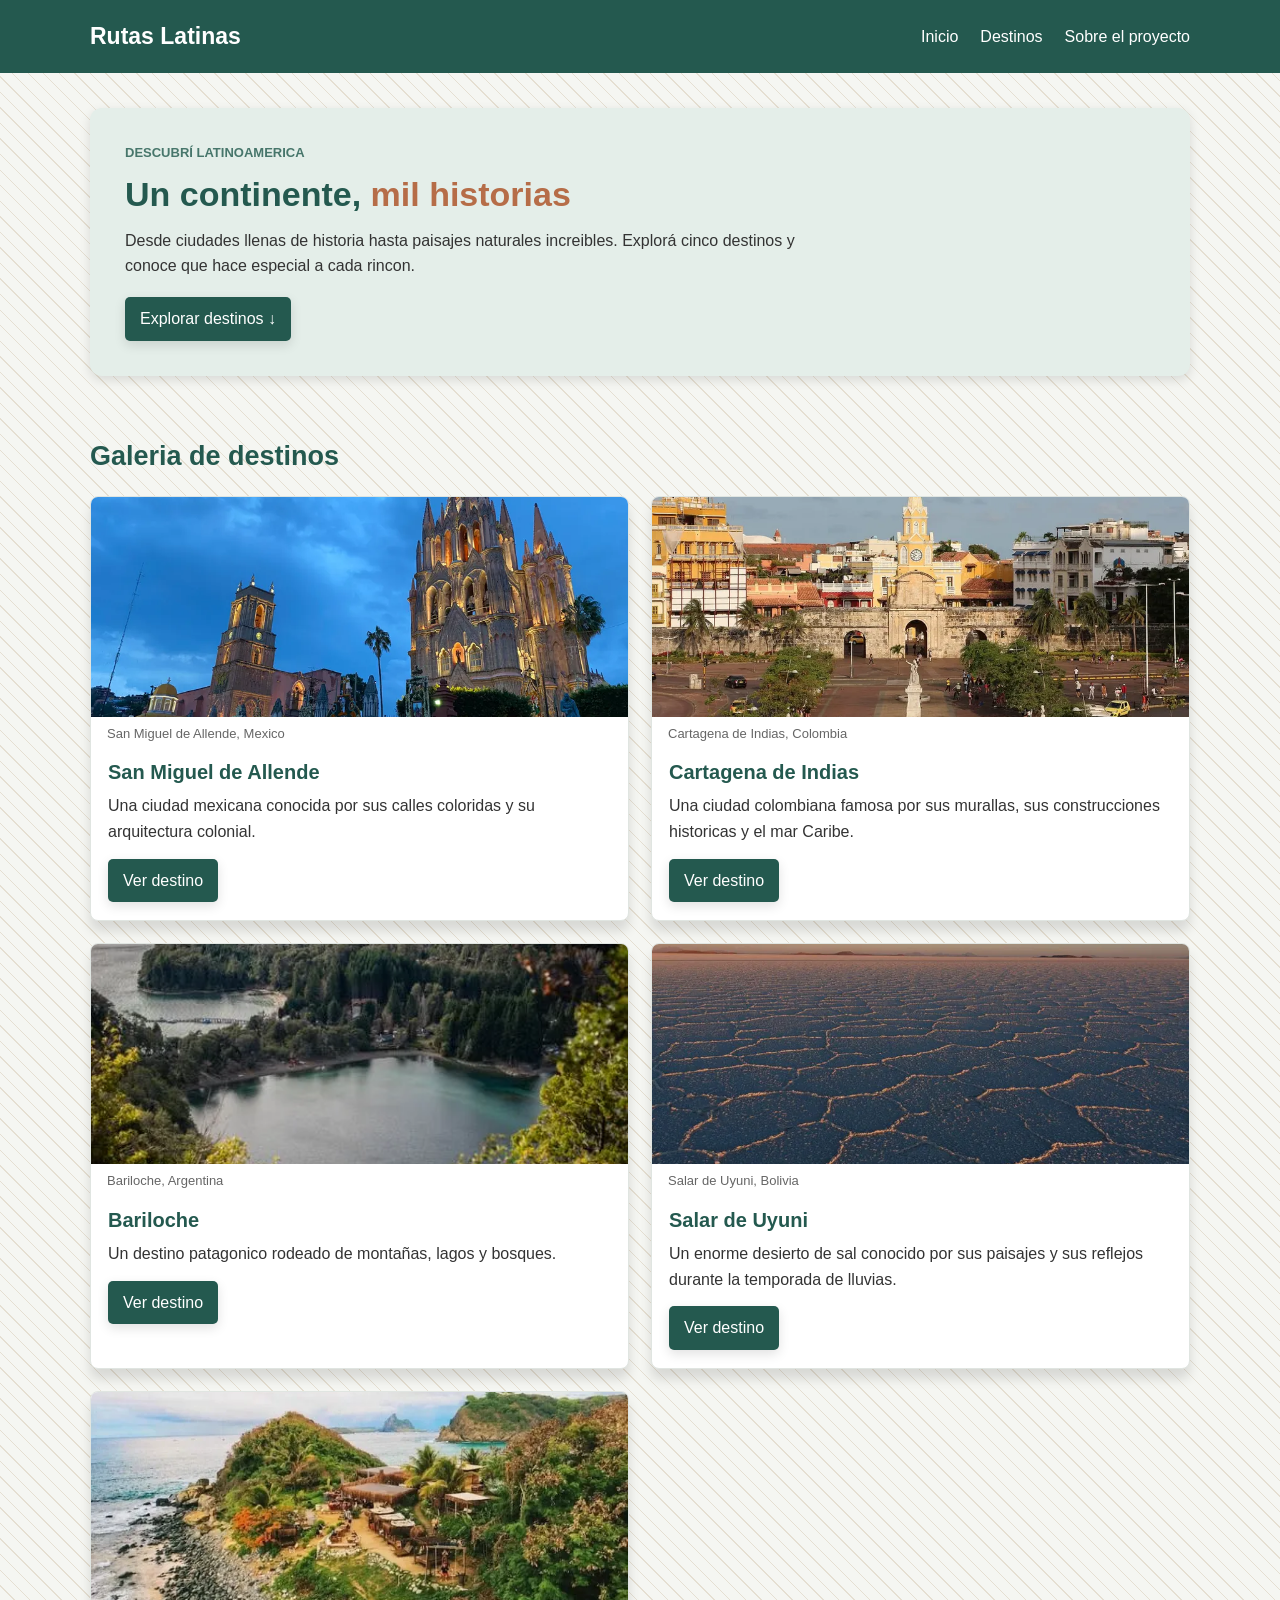
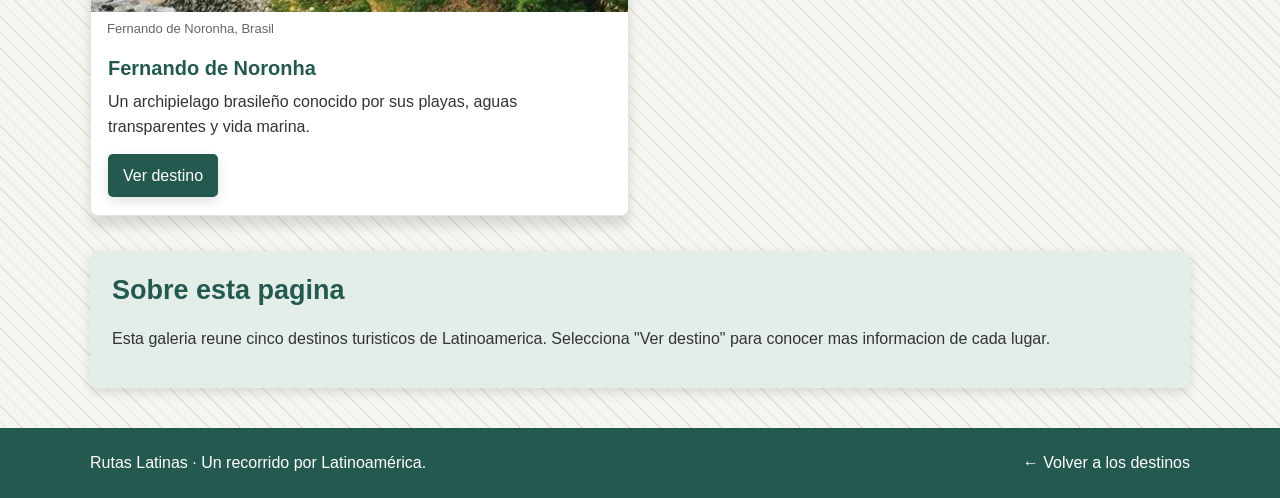
<file: index.html>
<!DOCTYPE html>
<html lang="es">
 <head>
  <meta charset="utf-8"/>
  <meta content="width=device-width, initial-scale=1.0" name="viewport"/>
  <title>
   Destinos Turisticos de Latinoamerica
  </title>
  <link href="style.css" rel="stylesheet"/>
 </head>
 <body>
  <header id="headerid">
  </header>
  <main class="home-main">
   <section class="welcome">
    <p class="eyebrow">
     DESCUBRÍ LATINOAMERICA
    </p>
    <h1>
     Un continente,
     <span>
      mil historias
     </span>
    </h1>
    <p class="hero-copy">
     Desde ciudades llenas de historia hasta paisajes naturales increibles. Explorá cinco destinos y conoce que hace especial a cada rincon.
    </p>
    <a class="hero-boton" href="#destinos">
     Explorar destinos &darr;
    </a>
   </section>
   <section class="destinos-seccion" id="destinos">
    <h2 class="section-heading">
     Galeria de destinos
    </h2>
    <article class="destino-card">
     <figure class="destino-image">
      <img alt="Parroquia de San Miguel Arcangel" src="imagenes/san-miguel-1.webp" width="750"/>
      <figcaption>
       San Miguel de Allende, Mexico
      </figcaption>
     </figure>
     <h3>
      San Miguel de Allende
     </h3>
     <p>
      Una ciudad mexicana conocida por sus calles coloridas y su arquitectura colonial.
     </p>
     <a class="card-link" href="destino1.html">
      Ver destino
     </a>
    </article>
    <article class="destino-card">
     <figure class="destino-image">
      <img alt="Calles de la Ciudad Amurallada" src="imagenes/cartagena-1.webp" width="750"/>
      <figcaption>
       Cartagena de Indias, Colombia
      </figcaption>
     </figure>
     <h3>
      Cartagena de Indias
     </h3>
     <p>
      Una ciudad colombiana famosa por sus murallas, sus construcciones historicas y el mar Caribe.
     </p>
     <a class="card-link" href="destino2.html">
      Ver destino
     </a>
    </article>
    <article class="destino-card">
     <figure class="destino-image">
      <img alt="Paisaje del lago Nahuel Huapi" src="imagenes/bariloche-1.webp" width="750"/>
      <figcaption>
       Bariloche, Argentina
      </figcaption>
     </figure>
     <h3>
      Bariloche
     </h3>
     <p>
      Un destino patagonico rodeado de montañas, lagos y bosques.
     </p>
     <a class="card-link" href="destino3.html">
      Ver destino
     </a>
    </article>
    <article class="destino-card">
     <figure class="destino-image">
      <img alt="Extension blanca del Salar de Uyuni" src="imagenes/uyuni-1.webp" width="750"/>
      <figcaption>
       Salar de Uyuni, Bolivia
      </figcaption>
     </figure>
     <h3>
      Salar de Uyuni
     </h3>
     <p>
      Un enorme desierto de sal conocido por sus paisajes y sus reflejos durante la temporada de lluvias.
     </p>
     <a class="card-link" href="destino4.html">
      Ver destino
     </a>
    </article>
    <article class="destino-card">
     <figure class="destino-image">
      <img alt="Playa de Fernando de Noronha" src="imagenes/noronha-1.webp" width="750"/>
      <figcaption>
       Fernando de Noronha, Brasil
      </figcaption>
     </figure>
     <h3>
      Fernando de Noronha
     </h3>
     <p>
      Un archipielago brasileño conocido por sus playas, aguas transparentes y vida marina.
     </p>
     <a class="card-link" href="destino5.html">
      Ver destino
     </a>
    </article>
   </section>
   <aside class="about-panel" id="sobre">
    <h2>
     Sobre esta pagina
    </h2>
    <p>
     Esta galeria reune cinco destinos turisticos de Latinoamerica. Selecciona "Ver destino" para conocer mas informacion de cada lugar.
    </p>
   </aside>
  </main>
  <footer id="footerid">
  </footer>
  <script src="script.js">
  </script>
 </body>
</html>
</file>
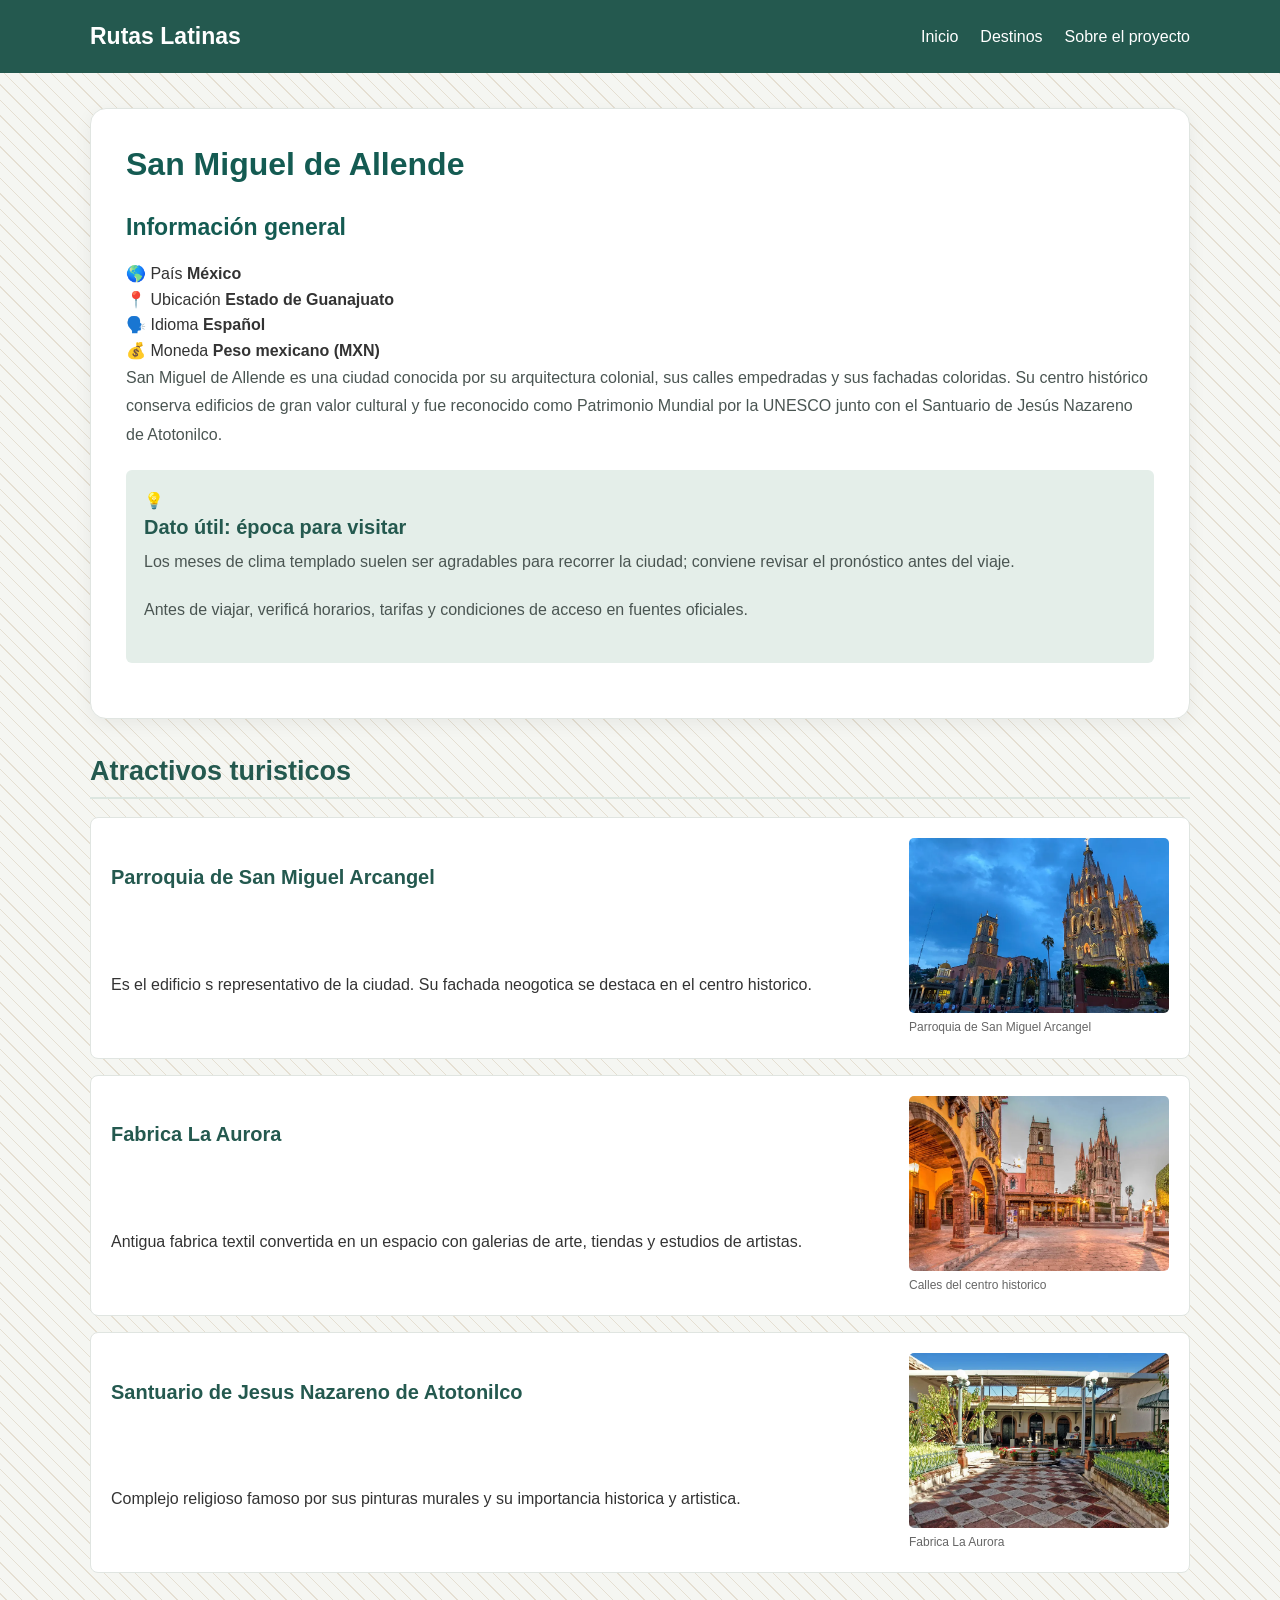
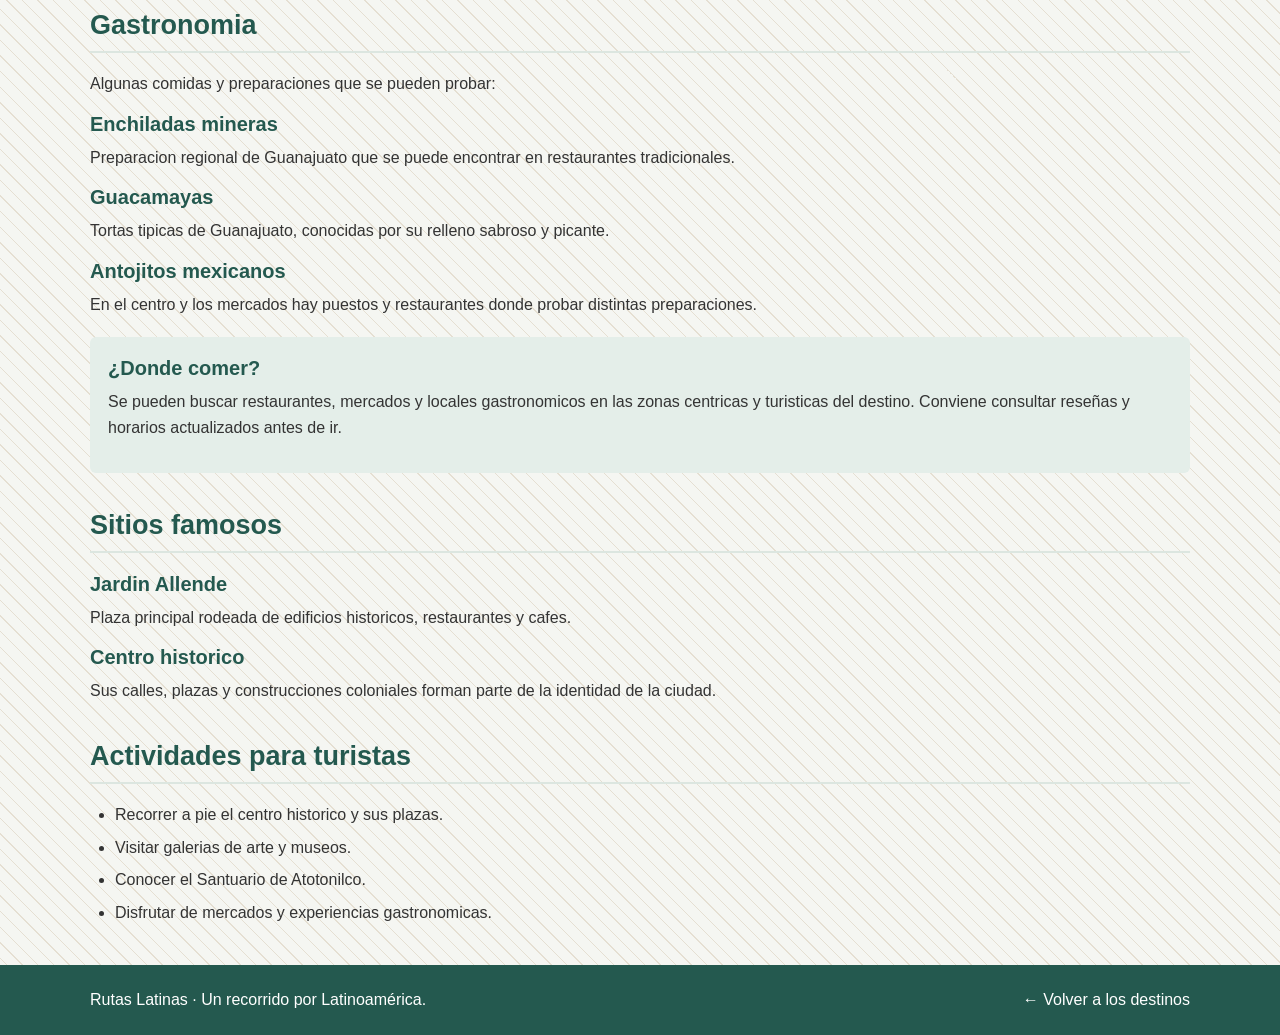
<file: destino1.html>
<!DOCTYPE html>
<html lang="es">
 <head>
  <meta charset="utf-8"/>
  <meta content="width=device-width, initial-scale=1.0" name="viewport"/>
  <title>
   San Miguel de Allende - Destinos turisticos
  </title>
  <link href="style.css" rel="stylesheet"/>
 </head>
 <body>
  <div id="headerid">
  </div>
  <main class="destino-main">
   
<section class="destino-overview">

    <h1>San Miguel de Allende</h1>

    <h2>Información general</h2>

    <div class="destino-info-grid">

        <article class="info-card">
            <span>🌎 País</span>
            <strong>México</strong>
        </article>

        <article class="info-card">
            <span>📍 Ubicación</span>
            <strong>Estado de Guanajuato</strong>
        </article>

        <article class="info-card">
            <span>🗣️ Idioma</span>
            <strong>Español</strong>
        </article>

        <article class="info-card">
            <span>💰 Moneda</span>
            <strong>Peso mexicano (MXN)</strong>
        </article>

    </div>

    <div class="destino-descripcion">
        <p>
            San Miguel de Allende es una ciudad conocida por su
            arquitectura colonial, sus calles empedradas y sus
            fachadas coloridas. Su centro histórico conserva
            edificios de gran valor cultural y fue reconocido
            como Patrimonio Mundial por la UNESCO junto con el
            Santuario de Jesús Nazareno de Atotonilco.
        </p>
    </div>

    <aside class="dato-util">

        <div class="dato-util-titulo">
            <span>💡</span>
            <h3>Dato útil: época para visitar</h3>
        </div>

        <p>
            Los meses de clima templado suelen ser agradables
            para recorrer la ciudad; conviene revisar el
            pronóstico antes del viaje.
        </p>

        <p>
            Antes de viajar, verificá horarios, tarifas y
            condiciones de acceso en fuentes oficiales.
        </p>

    </aside>

</section>

   <section class="content-section">
    <h2>
     Atractivos turisticos
    </h2>
    <article class="content-card with-photo">
  
     <h3>
      Parroquia de San Miguel Arcangel
     </h3>
    
     <p>
      Es el edificio s representativo de la ciudad. Su fachada neogotica se destaca en el centro historico.
     </p>
     <figure class="inline-photo">
      <img alt="Parroquia de San Miguel Arcangel" src="imagenes/san-miguel-1.webp" width="450"/>
      <figcaption>
       Parroquia de San Miguel Arcangel
      </figcaption>
     </figure>
    </article>
    <article class="content-card with-photo">
  
     <h3>
      Fabrica La Aurora
     </h3>
    
     <p>
      Antigua fabrica textil convertida en un espacio con galerias de arte, tiendas y estudios de artistas.
     </p>
     <figure class="inline-photo">
      <img alt="Calles del centro historico" src="imagenes/san-miguel-2.webp" width="450"/>
      <figcaption>
       Calles del centro historico
      </figcaption>
     </figure>
    </article>
    <article class="content-card with-photo">
  
     <h3>
      Santuario de Jesus Nazareno de Atotonilco
     </h3>
    
     <p>
      Complejo religioso famoso por sus pinturas murales y su importancia historica y artistica.
     </p>
     <figure class="inline-photo">
      <img alt="Fabrica La Aurora" src="imagenes/san-miguel-3.webp" width="450"/>
      <figcaption>
       Fabrica La Aurora
      </figcaption>
     </figure>
    </article>
   </section>
   <section class="content-section">
    <h2>
     Gastronomia
    </h2>
   
    <p>
     Algunas comidas y preparaciones que se pueden probar:
    </p>
 
    <article>
  
     <h3>
      Enchiladas mineras
     </h3>
    
     <p>
      Preparacion regional de Guanajuato que se puede encontrar en restaurantes tradicionales.
     </p>
    </article>
 
    <article>
  
     <h3>
      Guacamayas
     </h3>
    
     <p>
      Tortas tipicas de Guanajuato, conocidas por su relleno sabroso y picante.
     </p>
    </article>
 
    <article>
  
     <h3>
      Antojitos mexicanos
     </h3>
    
     <p>
      En el centro y los mercados hay puestos y restaurantes donde probar distintas preparaciones.
     </p>
    </article>
    <aside>
  
     <h3>
      ¿Donde comer?
     </h3>
    
     <p>
      Se pueden buscar restaurantes, mercados y locales gastronomicos en las zonas centricas y turisticas del destino. Conviene consultar reseñas y horarios actualizados antes de ir.
     </p>
    </aside>
   </section>
   <section class="content-section">
    <h2>
     Sitios famosos
    </h2>
 
    <article>
  
     <h3>
      Jardin Allende
     </h3>
    
     <p>
      Plaza principal rodeada de edificios historicos, restaurantes y cafes.
     </p>
    </article>
 
    <article>
  
     <h3>
      Centro historico
     </h3>
    
     <p>
      Sus calles, plazas y construcciones coloniales forman parte de la identidad de la ciudad.
     </p>
    </article>
   </section>
   <section class="content-section">
    <h2>
     Actividades para turistas
    </h2>
    <ul>
   
     <li>
      Recorrer a pie el centro historico y sus plazas.
     </li>
   
     <li>
      Visitar galerias de arte y museos.
     </li>
   
     <li>
      Conocer el Santuario de Atotonilco.
     </li>
   
     <li>
      Disfrutar de mercados y experiencias gastronomicas.
     </li>
    </ul>
   </section>
  </main>
  <div id="footerid">
  </div>
  <script src="script.js">
  </script>
 </body>
</html>
</file>
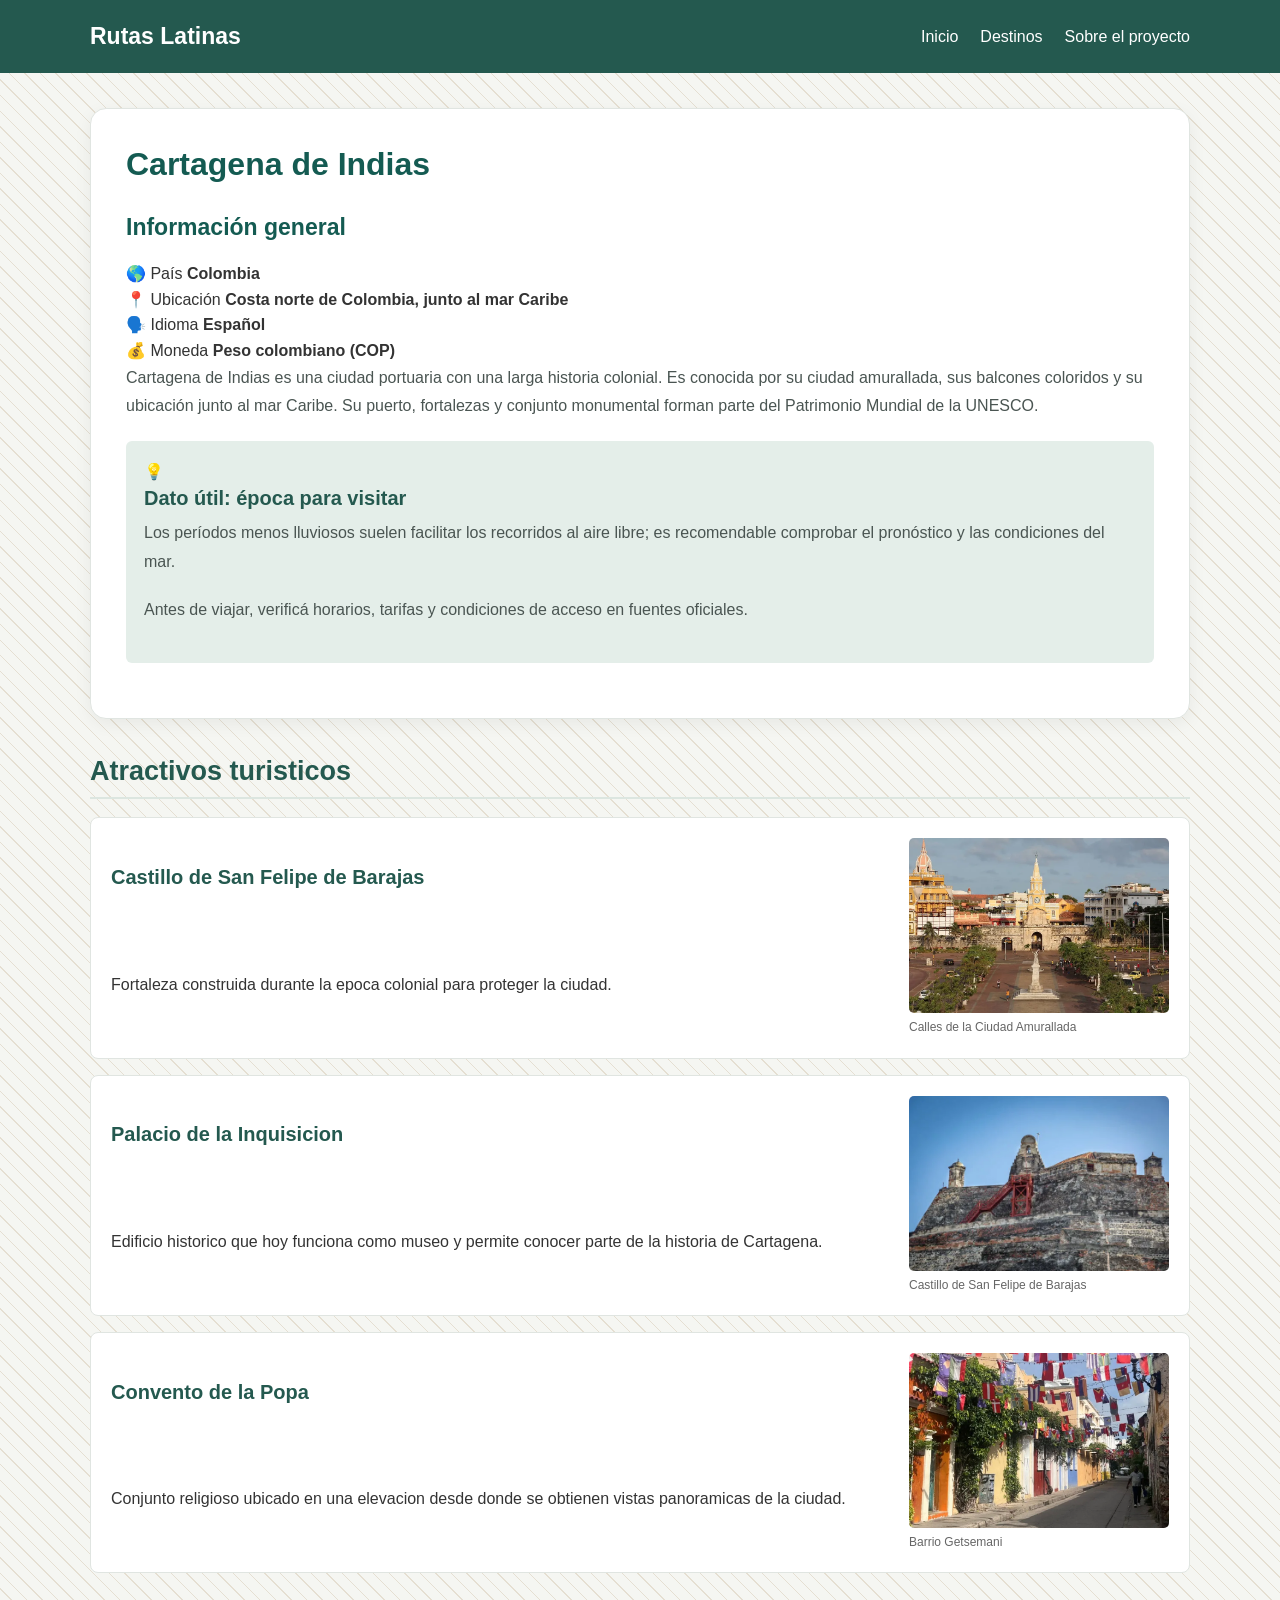
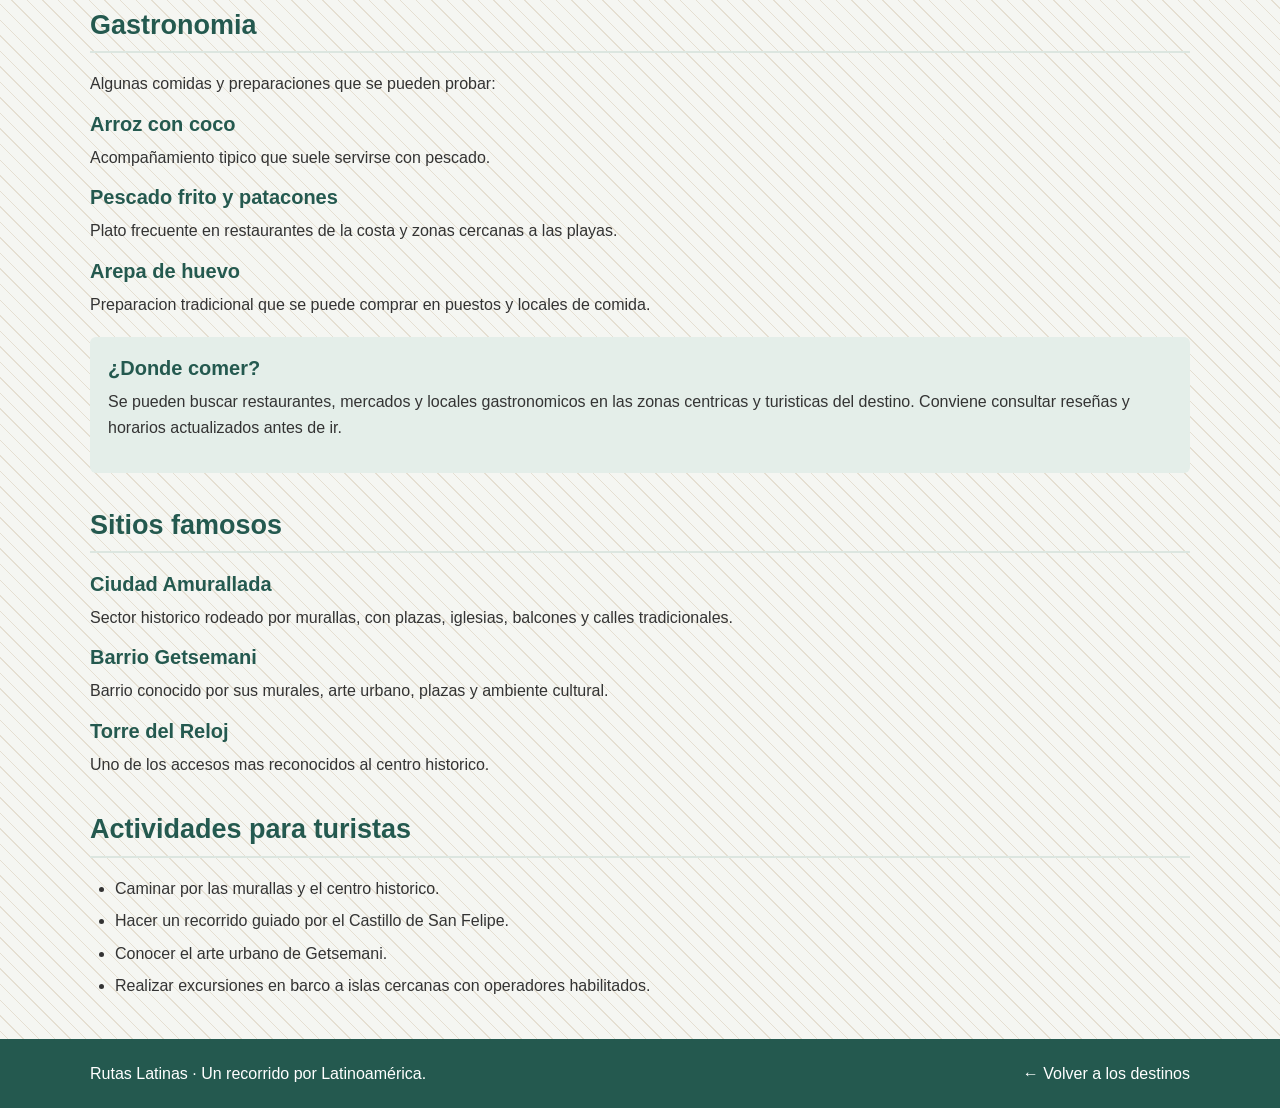
<file: destino2.html>
<!DOCTYPE html>
<html lang="es">
 <head>
  <meta charset="utf-8"/>
  <meta content="width=device-width, initial-scale=1.0" name="viewport"/>
  <title>
   Cartagena de Indias - Destinos turisticos
  </title>
  <link href="style.css" rel="stylesheet"/>
 </head>
 <body>
  <div id="headerid">
  </div>
  <main class="destino-main">

<section class="destino-overview">

    <h1>Cartagena de Indias</h1>

    <h2>Información general</h2>

    <div class="destino-info-grid">

        <article class="info-card">
            <span>🌎 País</span>
            <strong>Colombia</strong>
        </article>

        <article class="info-card">
            <span>📍 Ubicación</span>
            <strong>Costa norte de Colombia, junto al mar Caribe</strong>
        </article>

        <article class="info-card">
            <span>🗣️ Idioma</span>
            <strong>Español</strong>
        </article>

        <article class="info-card">
            <span>💰 Moneda</span>
            <strong>Peso colombiano (COP)</strong>
        </article>

    </div>

    <div class="destino-descripcion">
        <p>
            Cartagena de Indias es una ciudad portuaria con una
            larga historia colonial. Es conocida por su ciudad
            amurallada, sus balcones coloridos y su ubicación
            junto al mar Caribe. Su puerto, fortalezas y conjunto
            monumental forman parte del Patrimonio Mundial de
            la UNESCO.
        </p>
    </div>

    <aside class="dato-util">

        <div class="dato-util-titulo">
            <span>💡</span>
            <h3>Dato útil: época para visitar</h3>
        </div>

        <p>
            Los períodos menos lluviosos suelen facilitar los
            recorridos al aire libre; es recomendable comprobar
            el pronóstico y las condiciones del mar.
        </p>

        <p>
            Antes de viajar, verificá horarios, tarifas y
            condiciones de acceso en fuentes oficiales.
        </p>

    </aside>

</section>

   <section class="content-section">
    <h2>
     Atractivos turisticos
    </h2>

    <article class="content-card with-photo">
  
     <h3>
      Castillo de San Felipe de Barajas
     </h3>
    
     <p>
      Fortaleza construida durante la epoca colonial para proteger la ciudad.
     </p>
     <figure class="inline-photo">
      <img alt="Calles de la Ciudad Amurallada" src="imagenes/cartagena-1.webp" width="450"/>
      <figcaption>
       Calles de la Ciudad Amurallada
      </figcaption>
     </figure>
    </article>
    <article class="content-card with-photo">
  
     <h3>
      Palacio de la Inquisicion
     </h3>
    
     <p>
      Edificio historico que hoy funciona como museo y permite conocer parte de la historia de Cartagena.
     </p>
     <figure class="inline-photo">
      <img alt="Castillo de San Felipe de Barajas" src="imagenes/cartagena-2.webp" width="450"/>
      <figcaption>
       Castillo de San Felipe de Barajas
      </figcaption>
     </figure>
    </article>
    <article class="content-card with-photo">
  
     <h3>
      Convento de la Popa
     </h3>
    
     <p>
      Conjunto religioso ubicado en una elevacion desde donde se obtienen vistas panoramicas de la ciudad.
     </p>
     <figure class="inline-photo">
      <img alt="Barrio Getsemani" src="imagenes/cartagena-3.webp" width="450"/>
      <figcaption>
       Barrio Getsemani
      </figcaption>
     </figure>
    </article>
   </section>
   <section class="content-section">
    <h2>
     Gastronomia
    </h2>
   
    <p>
     Algunas comidas y preparaciones que se pueden probar:
    </p>
 
    <article>
  
     <h3>
      Arroz con coco
     </h3>
    
     <p>
      Acompañamiento tipico que suele servirse con pescado.
     </p>
    </article>
 
    <article>
  
     <h3>
      Pescado frito y patacones
     </h3>
    
     <p>
      Plato frecuente en restaurantes de la costa y zonas cercanas a las playas.
     </p>
    </article>
 
    <article>
  
     <h3>
      Arepa de huevo
     </h3>
    
     <p>
      Preparacion tradicional que se puede comprar en puestos y locales de comida.
     </p>
    </article>
    <aside>
  
     <h3>
      ¿Donde comer?
     </h3>
    
     <p>
      Se pueden buscar restaurantes, mercados y locales gastronomicos en las zonas centricas y turisticas del destino. Conviene consultar reseñas y horarios actualizados antes de ir.
     </p>
    </aside>
   </section>
   <section class="content-section">
    <h2>
     Sitios famosos
    </h2>
 
    <article>
  
     <h3>
      Ciudad Amurallada
     </h3>
    
     <p>
      Sector historico rodeado por murallas, con plazas, iglesias, balcones y calles tradicionales.
     </p>
    </article>
 
    <article>
  
     <h3>
      Barrio Getsemani
     </h3>
    
     <p>
      Barrio conocido por sus murales, arte urbano, plazas y ambiente cultural.
     </p>
    </article>
 
    <article>
  
     <h3>
      Torre del Reloj
     </h3>
    
     <p>
      Uno de los accesos mas reconocidos al centro historico.
     </p>
    </article>
   </section>
   <section class="content-section">
    <h2>
     Actividades para turistas
    </h2>
     
    <ul>
   
     <li>
      Caminar por las murallas y el centro historico.
     </li>
   
     <li>
      Hacer un recorrido guiado por el Castillo de San Felipe.
     </li>
   
     <li>
      Conocer el arte urbano de Getsemani.
     </li>
   
     <li>
      Realizar excursiones en barco a islas cercanas con operadores habilitados.
     </li>
    </ul>
   </section>
  </main>
  <div id="footerid">
  </div>
  <script src="script.js">
  </script>
 </body>
</html>
</file>
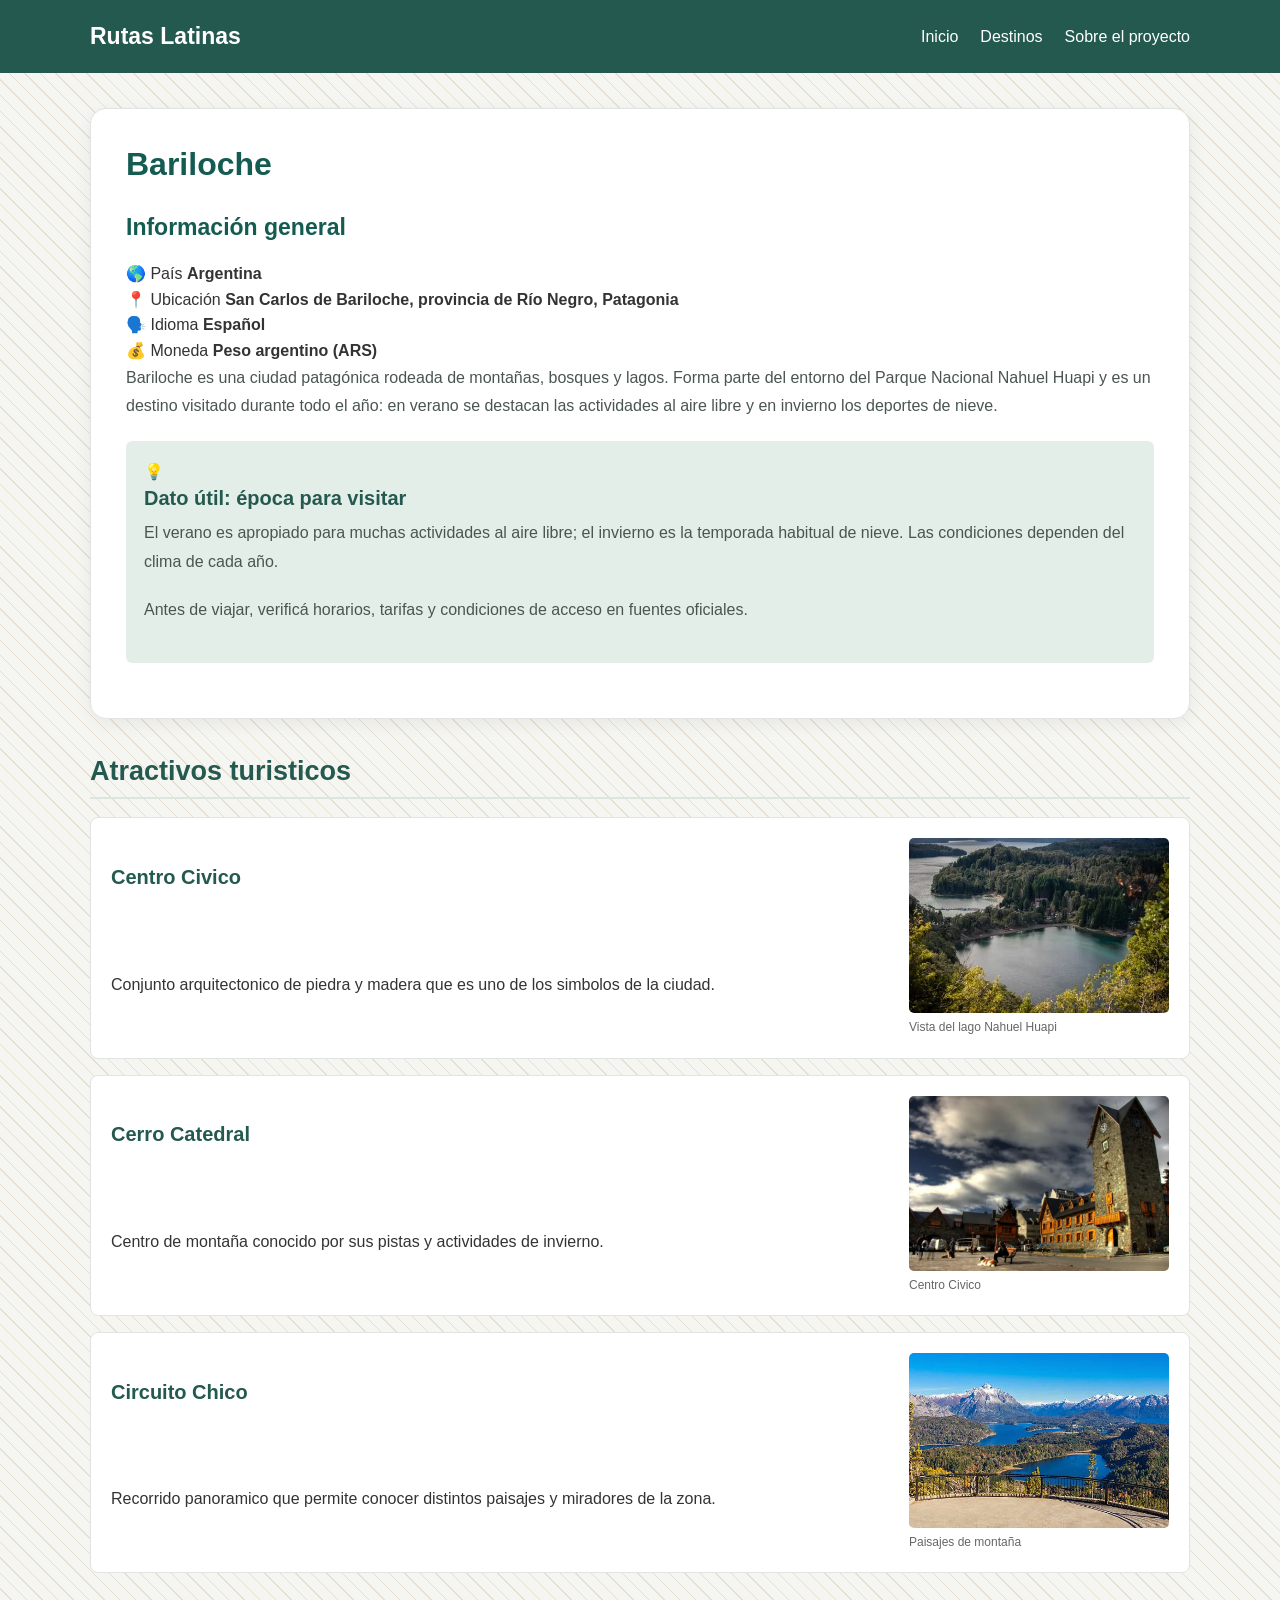
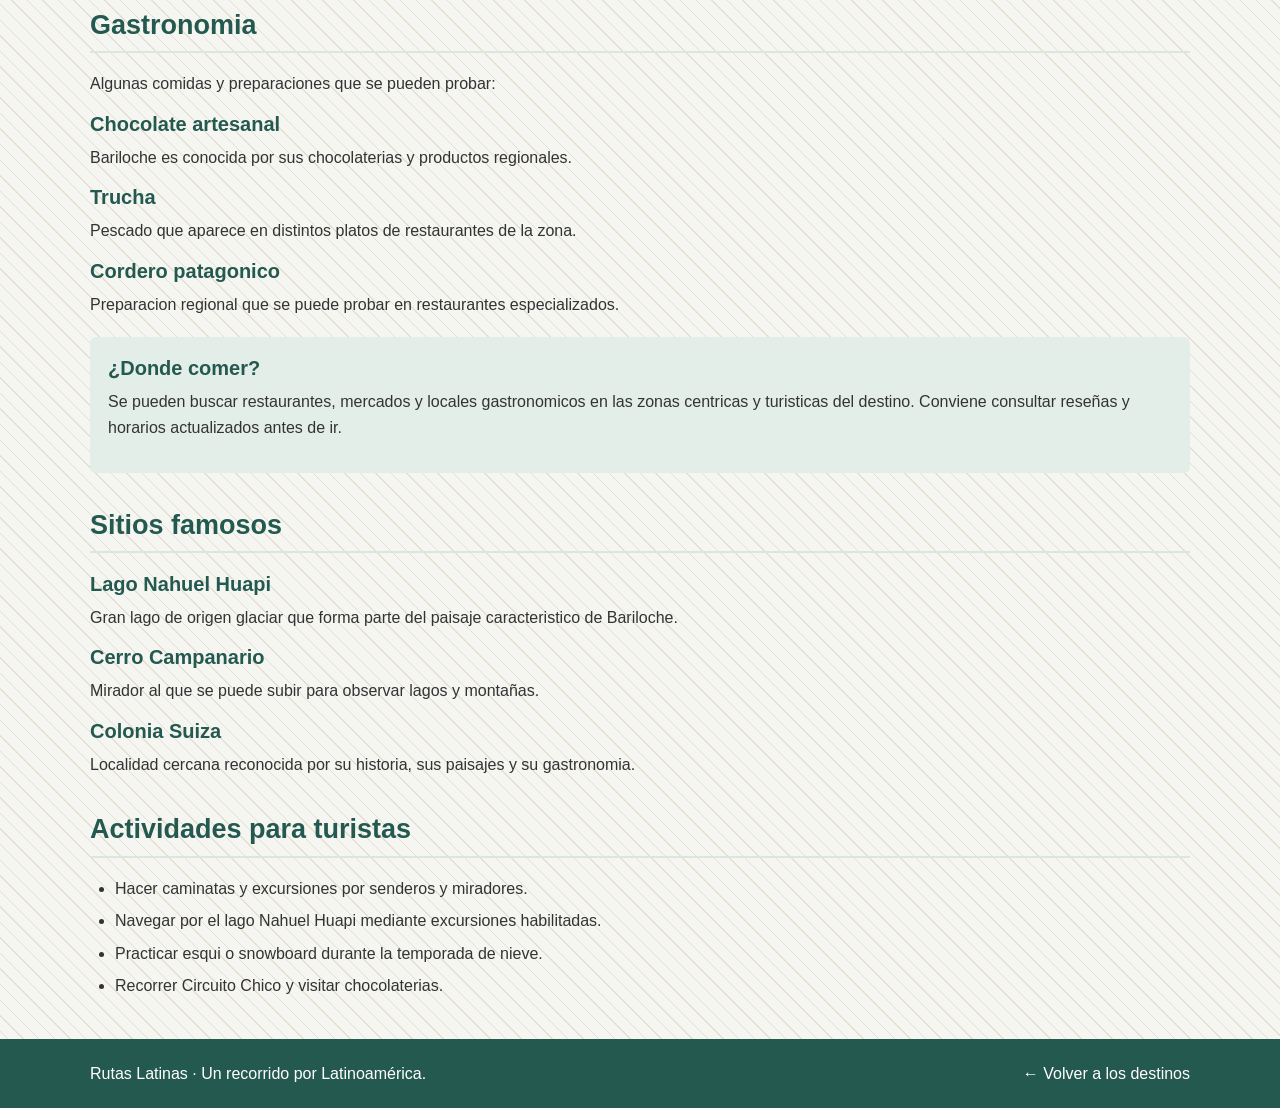
<file: destino3.html>
<!DOCTYPE html>
<html lang="es">
 <head>
  <meta charset="utf-8"/>
  <meta content="width=device-width, initial-scale=1.0" name="viewport"/>
  <title>
   Bariloche - Destinos turisticos
  </title>
  <link href="style.css" rel="stylesheet"/>
 </head>
 <body>
  <div id="headerid">
  </div>
  <main class="destino-main">

<section class="destino-overview">

    <h1>Bariloche</h1>

    <h2>Información general</h2>

    <div class="destino-info-grid">

        <article class="info-card">
            <span>🌎 País</span>
            <strong>Argentina</strong>
        </article>

        <article class="info-card">
            <span>📍 Ubicación</span>
            <strong>San Carlos de Bariloche, provincia de Río Negro, Patagonia</strong>
        </article>

        <article class="info-card">
            <span>🗣️ Idioma</span>
            <strong>Español</strong>
        </article>

        <article class="info-card">
            <span>💰 Moneda</span>
            <strong>Peso argentino (ARS)</strong>
        </article>

    </div>

    <div class="destino-descripcion">
        <p>
            Bariloche es una ciudad patagónica rodeada de montañas,
            bosques y lagos. Forma parte del entorno del Parque
            Nacional Nahuel Huapi y es un destino visitado durante
            todo el año: en verano se destacan las actividades
            al aire libre y en invierno los deportes de nieve.
        </p>
    </div>

    <aside class="dato-util">

        <div class="dato-util-titulo">
            <span>💡</span>
            <h3>Dato útil: época para visitar</h3>
        </div>

        <p>
            El verano es apropiado para muchas actividades al aire
            libre; el invierno es la temporada habitual de nieve.
            Las condiciones dependen del clima de cada año.
        </p>

        <p>
            Antes de viajar, verificá horarios, tarifas y
            condiciones de acceso en fuentes oficiales.
        </p>

    </aside>

</section>

   <section class="content-section">
    <h2>
     Atractivos turisticos
    </h2>
    <article class="content-card with-photo">
     <h3>
      Centro Civico
     </h3>
     <p>
      Conjunto arquitectonico de piedra y madera que es uno de los simbolos de la ciudad.
     </p>
     <figure class="inline-photo">
      <img alt="Vista del lago Nahuel Huapi" src="imagenes/bariloche-1.webp" width="450"/>
      <figcaption>
       Vista del lago Nahuel Huapi
      </figcaption>
     </figure>
    </article>
    <article class="content-card with-photo">
  
     <h3>
      Cerro Catedral
     </h3>
    
     <p>
      Centro de montaña conocido por sus pistas y actividades de invierno.
     </p>
     <!-- Contenedor de la fotografía que acompaña al texto del atractivo. -->
     <figure class="inline-photo">
      <!-- Muestra una imagen. src indica el archivo y alt ofrece una descripción alternativa. -->
      <img alt="Centro Civico" src="imagenes/bariloche-2.webp" width="450"/>
      <!-- Es el epígrafe o texto que aparece debajo de una imagen. -->
      <figcaption>
       Centro Civico
      </figcaption>
     </figure>
    </article>
    <!-- Tarjeta de un atractivo turístico; CSS coloca el texto junto a la fotografía. -->
    <article class="content-card with-photo">
  
     <h3>
      Circuito Chico
     </h3>
    
     <p>
      Recorrido panoramico que permite conocer distintos paisajes y miradores de la zona.
     </p>
     <figure class="inline-photo">
      <img alt="Paisajes de montaña" src="imagenes/bariloche-3.webp" width="450"/>
      <figcaption>
       Paisajes de montaña
      </figcaption>
     </figure>
    </article>
   </section>
   <section class="content-section">
    <h2>
     Gastronomia
    </h2>
   
    <p>
     Algunas comidas y preparaciones que se pueden probar:
    </p>
 
    <article>
  
     <h3>
      Chocolate artesanal
     </h3>
    
     <p>
      Bariloche es conocida por sus chocolaterias y productos regionales.
     </p>
    </article>
 
    <article>
  
     <h3>
      Trucha
     </h3>
    
     <p>
      Pescado que aparece en distintos platos de restaurantes de la zona.
     </p>
    </article>
 
    <article>
  
     <h3>
      Cordero patagonico
     </h3>
    
     <p>
      Preparacion regional que se puede probar en restaurantes especializados.
     </p>
    </article>
    <!-- Contiene información complementaria relacionada con el contenido cercano. -->
    <aside>
  
     <h3>
      ¿Donde comer?
     </h3>
    
     <p>
      Se pueden buscar restaurantes, mercados y locales gastronomicos en las zonas centricas y turisticas del destino. Conviene consultar reseñas y horarios actualizados antes de ir.
     </p>
    </aside>
   </section>
   <section class="content-section">
    <h2>
     Sitios famosos
    </h2>
 
    <article>
  
     <h3>
      Lago Nahuel Huapi
     </h3>
    
     <p>
      Gran lago de origen glaciar que forma parte del paisaje caracteristico de Bariloche.
     </p>
    </article>
 
    <article>
  
     <h3>
      Cerro Campanario
     </h3>
    
     <p>
      Mirador al que se puede subir para observar lagos y montañas.
     </p>
    </article>
 
    <article>
  
     <h3>
      Colonia Suiza
     </h3>
    
     <p>
      Localidad cercana reconocida por su historia, sus paisajes y su gastronomia.
     </p>
    </article>
   </section>
   <section class="content-section">
    <h2>
     Actividades para turistas
    </h2>
    <ul>
   
     <li>
      Hacer caminatas y excursiones por senderos y miradores.
     </li>
   
     <li>
      Navegar por el lago Nahuel Huapi mediante excursiones habilitadas.
     </li>
   
     <li>
      Practicar esqui o snowboard durante la temporada de nieve.
     </li>
   
     <li>
      Recorrer Circuito Chico y visitar chocolaterias.
     </li>
    </ul>
   </section>
  </main>
  <div id="footerid">
  </div>
  <script src="script.js">
  </script>
 </body>
</html>
</file>
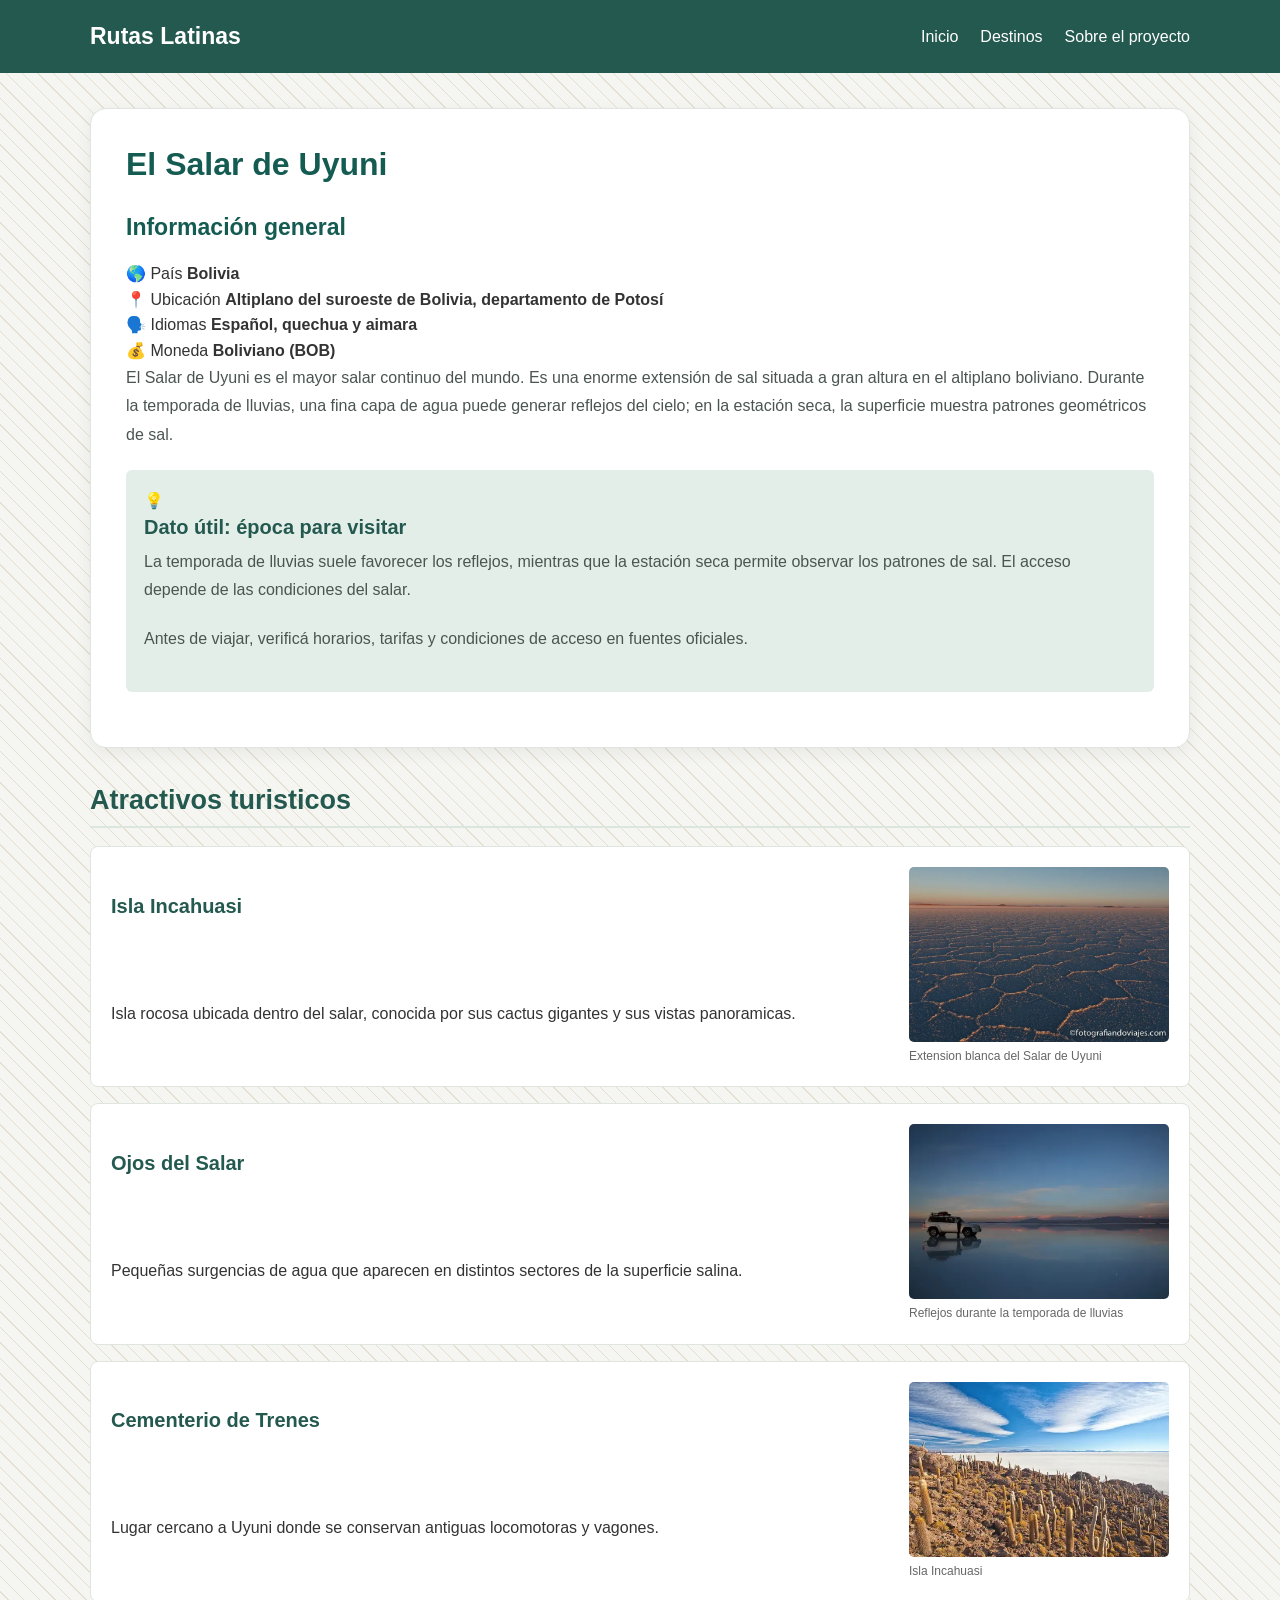
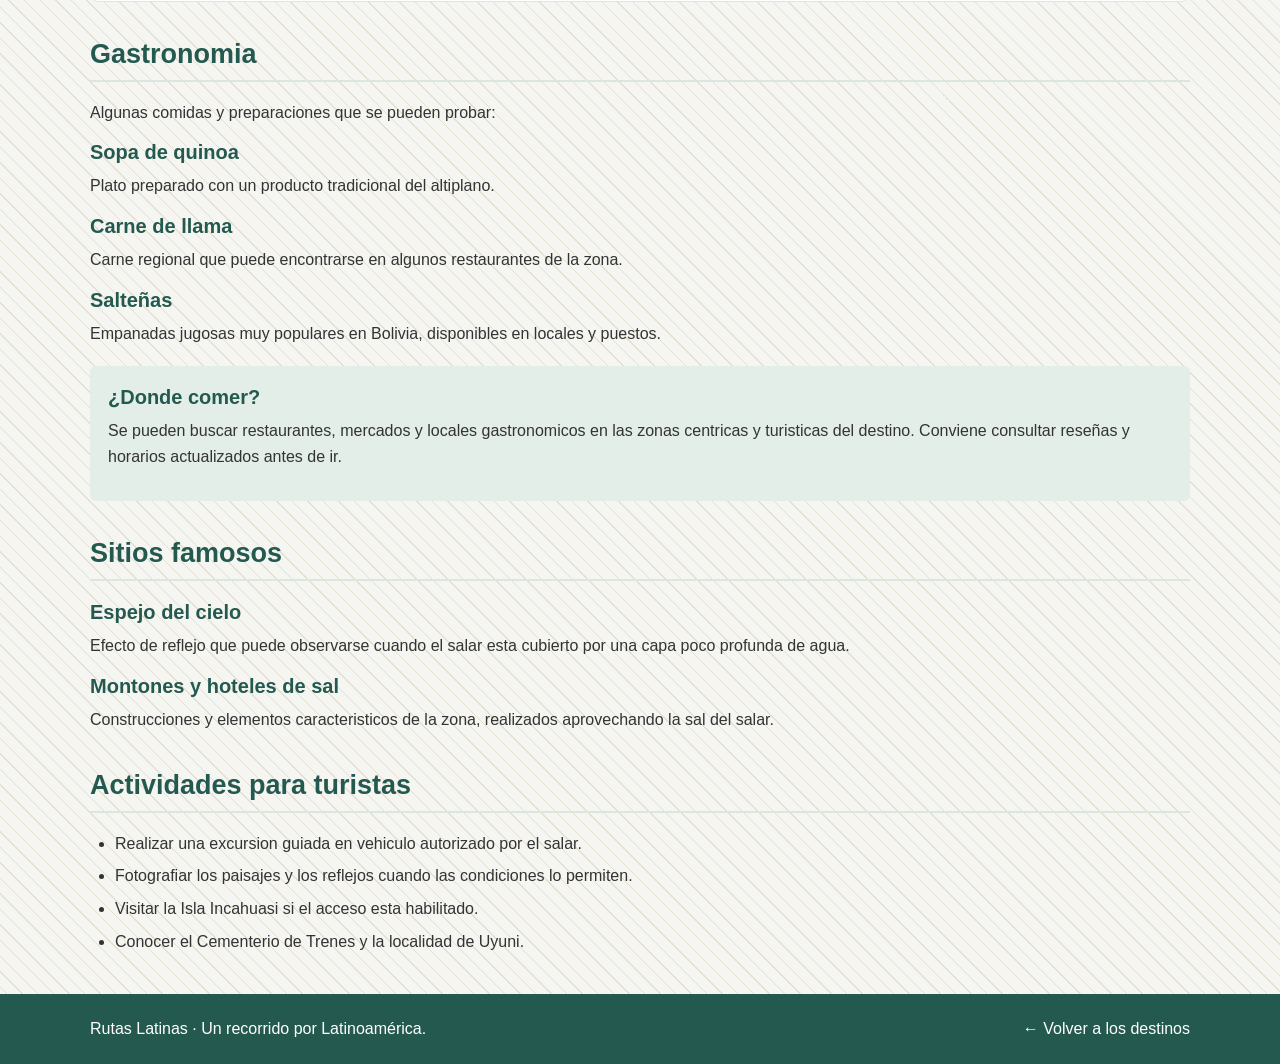
<file: destino4.html>
<!DOCTYPE html>
<html lang="es">
 <head>
  <meta charset="utf-8"/>
  <meta content="width=device-width, initial-scale=1.0" name="viewport"/>
  <title>
   Salar de Uyuni - Destinos turisticos
  </title>
  <link href="style.css" rel="stylesheet"/>
 </head>
 <body>
  <div id="headerid">
  </div>
  <main class="destino-main">
  
<section class="destino-overview">

    <h1>El Salar de Uyuni</h1>

    <h2>Información general</h2>

    <div class="destino-info-grid">

        <article class="info-card">
            <span>🌎 País</span>
            <strong>Bolivia</strong>
        </article>

        <article class="info-card">
            <span>📍 Ubicación</span>
            <strong>Altiplano del suroeste de Bolivia, departamento de Potosí</strong>
        </article>

        <article class="info-card">
            <span>🗣️ Idiomas</span>
            <strong>Español, quechua y aimara</strong>
        </article>

        <article class="info-card">
            <span>💰 Moneda</span>
            <strong>Boliviano (BOB)</strong>
        </article>

    </div>

    <div class="destino-descripcion">
        <p>
            El Salar de Uyuni es el mayor salar continuo del mundo.
            Es una enorme extensión de sal situada a gran altura
            en el altiplano boliviano. Durante la temporada de
            lluvias, una fina capa de agua puede generar reflejos
            del cielo; en la estación seca, la superficie muestra
            patrones geométricos de sal.
        </p>
    </div>

    <aside class="dato-util">

        <div class="dato-util-titulo">
            <span>💡</span>
            <h3>Dato útil: época para visitar</h3>
        </div>

        <p>
            La temporada de lluvias suele favorecer los reflejos,
            mientras que la estación seca permite observar los
            patrones de sal. El acceso depende de las condiciones
            del salar.
        </p>

        <p>
            Antes de viajar, verificá horarios, tarifas y
            condiciones de acceso en fuentes oficiales.
        </p>

    </aside>

</section>

   <section class="content-section">
    <h2>
     Atractivos turisticos
    </h2>
    <article class="content-card with-photo">
  
     <h3>
      Isla Incahuasi
     </h3>
    
     <p>
      Isla rocosa ubicada dentro del salar, conocida por sus cactus gigantes y sus vistas panoramicas.
     </p>
     <figure class="inline-photo">
      <img alt="Extension blanca del Salar de Uyuni" src="imagenes/uyuni-1.webp" width="450"/>
      <figcaption>
       Extension blanca del Salar de Uyuni
      </figcaption>
     </figure>
    </article>
    <article class="content-card with-photo">
  
     <h3>
      Ojos del Salar
     </h3>
    
     <p>
      Pequeñas surgencias de agua que aparecen en distintos sectores de la superficie salina.
     </p>
     <figure class="inline-photo">
      <img alt="Reflejos durante la temporada de lluvias" src="imagenes/uyuni-2.webp" width="450"/>
      <figcaption>
       Reflejos durante la temporada de lluvias
      </figcaption>
     </figure>
    </article>
    <article class="content-card with-photo">
  
     <h3>
      Cementerio de Trenes
     </h3>
    
     <p>
      Lugar cercano a Uyuni donde se conservan antiguas locomotoras y vagones.
     </p>
     <figure class="inline-photo">
      <img alt="Isla Incahuasi" src="imagenes/uyuni-3.webp" width="450"/>
      <figcaption>
       Isla Incahuasi
      </figcaption>
     </figure>
    </article>
   </section>
   <section class="content-section">
    <h2>
     Gastronomia
    </h2>
   
    <p>
     Algunas comidas y preparaciones que se pueden probar:
    </p>
 
    <article>
  
     <h3>
      Sopa de quinoa
     </h3>
    
     <p>
      Plato preparado con un producto tradicional del altiplano.
     </p>
    </article>
 
    <article>
  
     <h3>
      Carne de llama
     </h3>
    
     <p>
      Carne regional que puede encontrarse en algunos restaurantes de la zona.
     </p>
    </article>
 
    <article>
  
     <h3>
      Salteñas
     </h3>
    
     <p>
      Empanadas jugosas muy populares en Bolivia, disponibles en locales y puestos.
     </p>
    </article>
    <aside>
  
     <h3>
      ¿Donde comer?
     </h3>
    
     <p>
      Se pueden buscar restaurantes, mercados y locales gastronomicos en las zonas centricas y turisticas del destino. Conviene consultar reseñas y horarios actualizados antes de ir.
     </p>
    </aside>
   </section>
   <section class="content-section">
    <h2>
     Sitios famosos
    </h2>
 
    <article>
  
     <h3>
      Espejo del cielo
     </h3>
    
     <p>
      Efecto de reflejo que puede observarse cuando el salar esta cubierto por una capa poco profunda de agua.
     </p>
    </article>
 
    <article>
  
     <h3>
      Montones y hoteles de sal
     </h3>
    
     <p>
      Construcciones y elementos caracteristicos de la zona, realizados aprovechando la sal del salar.
     </p>
    </article>
   </section>
   <section class="content-section">
    <h2>
     Actividades para turistas
    </h2>
    <ul>
   
     <li>
      Realizar una excursion guiada en vehiculo autorizado por el salar.
     </li>
   
     <li>
      Fotografiar los paisajes y los reflejos cuando las condiciones lo permiten.
     </li>
   
     <li>
      Visitar la Isla Incahuasi si el acceso esta habilitado.
     </li>
   
     <li>
      Conocer el Cementerio de Trenes y la localidad de Uyuni.
     </li>
    </ul>
   </section>
  </main>
  <div id="footerid">
  </div>
  <script src="script.js">
  </script>
 </body>
</html>
</file>
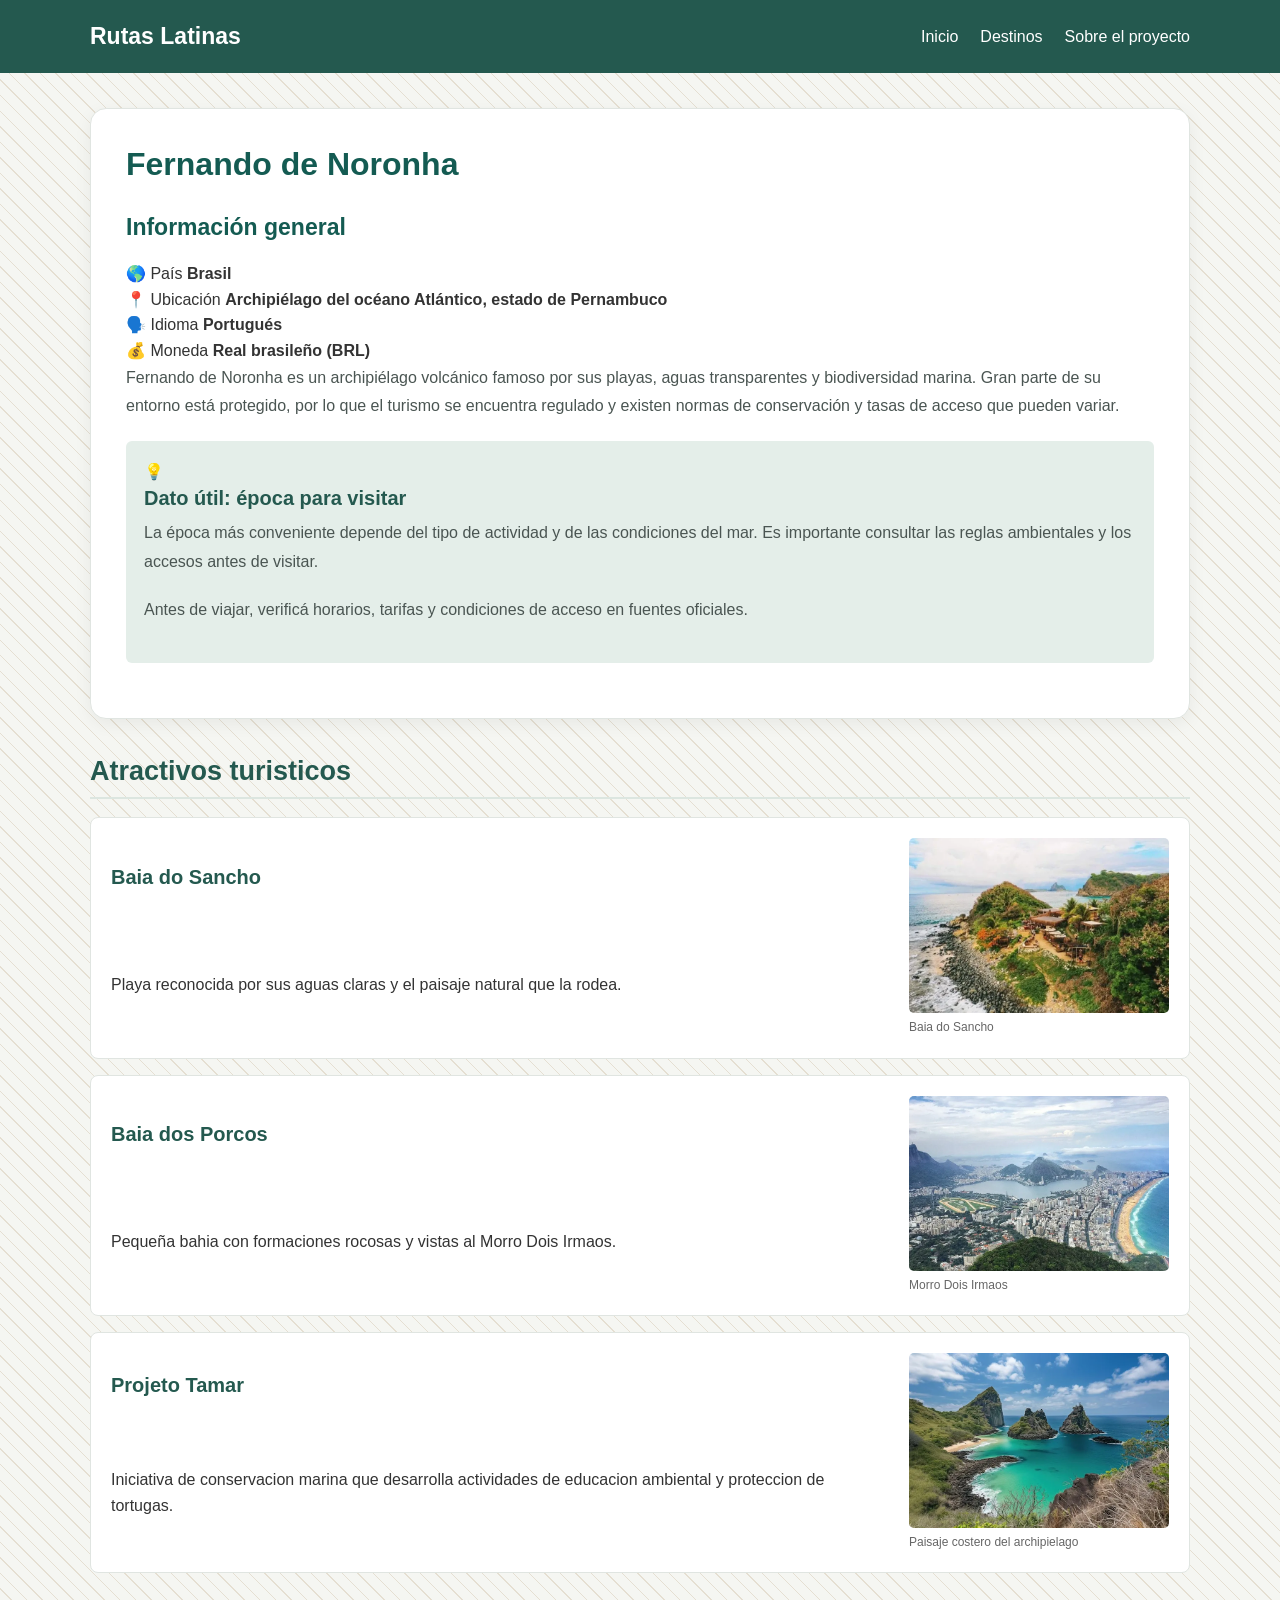
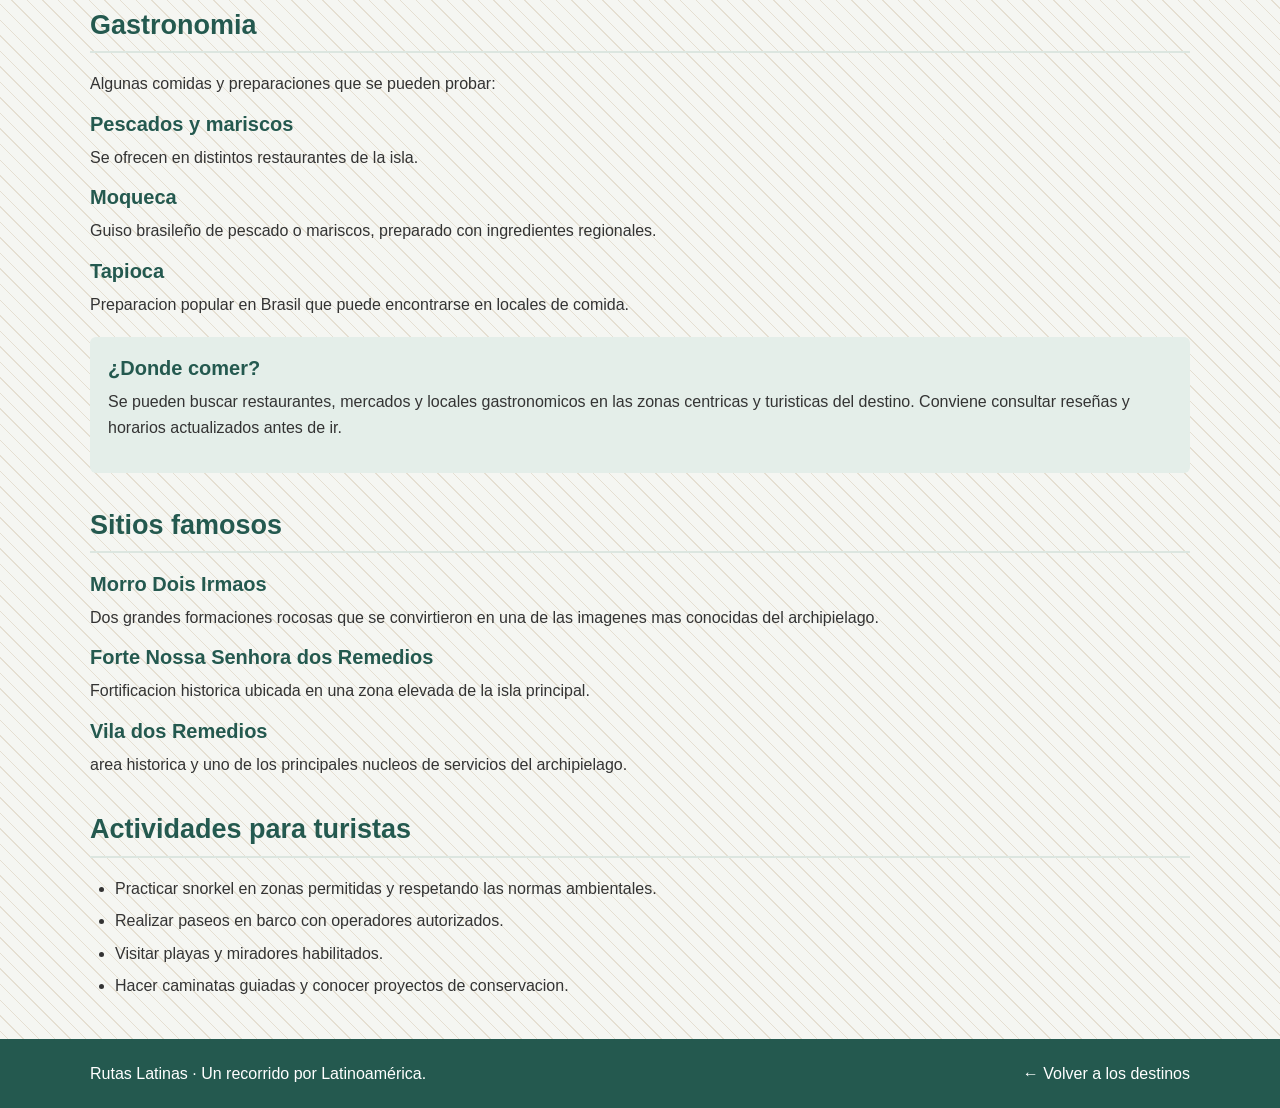
<file: destino5.html>
<!DOCTYPE html>
<html lang="es">
 <head>
  <meta charset="utf-8"/>
  <meta content="width=device-width, initial-scale=1.0" name="viewport"/>
  <title>
   Fernando de Noronha - Destinos turisticos
  </title>
  <link href="style.css" rel="stylesheet"/>
 </head>
 <body>
  <div id="headerid">
  </div>
  <main class="destino-main">
   
<section class="destino-overview">

    <h1>Fernando de Noronha</h1>

    <h2>Información general</h2>

    <div class="destino-info-grid">

        <article class="info-card">
            <span>🌎 País</span>
            <strong>Brasil</strong>
        </article>

        <article class="info-card">
            <span>📍 Ubicación</span>
            <strong>Archipiélago del océano Atlántico, estado de Pernambuco</strong>
        </article>

        <article class="info-card">
            <span>🗣️ Idioma</span>
            <strong>Portugués</strong>
        </article>

        <article class="info-card">
            <span>💰 Moneda</span>
            <strong>Real brasileño (BRL)</strong>
        </article>

    </div>

    <div class="destino-descripcion">
        <p>
            Fernando de Noronha es un archipiélago volcánico
            famoso por sus playas, aguas transparentes y
            biodiversidad marina. Gran parte de su entorno
            está protegido, por lo que el turismo se encuentra
            regulado y existen normas de conservación y tasas
            de acceso que pueden variar.
        </p>
    </div>

    <aside class="dato-util">

        <div class="dato-util-titulo">
            <span>💡</span>
            <h3>Dato útil: época para visitar</h3>
        </div>

        <p>
            La época más conveniente depende del tipo de
            actividad y de las condiciones del mar. Es
            importante consultar las reglas ambientales
            y los accesos antes de visitar.
        </p>

        <p>
            Antes de viajar, verificá horarios, tarifas y
            condiciones de acceso en fuentes oficiales.
        </p>

    </aside>

</section>

   <!-- Sección que agrupa atractivos, gastronomía, sitios famosos o actividades. -->
   <section class="content-section">
    <h2>
     Atractivos turisticos
    </h2>
    <article class="content-card with-photo">
     <h3>
      Baia do Sancho
     </h3>
     <p>
      Playa reconocida por sus aguas claras y el paisaje natural que la rodea.
     </p>
     <figure class="inline-photo">
      <img alt="Baia do Sancho" src="imagenes/noronha-1.webp" width="450"/>
      <figcaption>
       Baia do Sancho
      </figcaption>
     </figure>
    </article>
    <article class="content-card with-photo">
     <h3>
      Baia dos Porcos
     </h3>
    
     <p>
      Pequeña bahia con formaciones rocosas y vistas al Morro Dois Irmaos.
     </p>
     <figure class="inline-photo">
      <img alt="Morro Dois Irm aos" src="imagenes/noronha-2.webp" width="450"/>
      <figcaption>
       Morro Dois Irmaos
      </figcaption>
     </figure>
    </article>
    <article class="content-card with-photo">
     <h3>
      Projeto Tamar
     </h3>
    
     <p>
      Iniciativa de conservacion marina que desarrolla actividades de educacion ambiental y proteccion de tortugas.
     </p>
     <figure class="inline-photo">
      <img alt="Paisaje costero del archipielago" src="imagenes/noronha-3.webp" width="450"/>
      <figcaption>
       Paisaje costero del archipielago
      </figcaption>
     </figure>
    </article>
   </section>
   <!-- Sección que agrupa atractivos, gastronomía, sitios famosos o actividades. -->
   <section class="content-section">
    <h2>
     Gastronomia
    </h2>
   
    <p>
     Algunas comidas y preparaciones que se pueden probar:
    </p>
    <article>
     <h3>
      Pescados y mariscos
     </h3>
     <p>
      Se ofrecen en distintos restaurantes de la isla.
     </p>
    </article>

    <article>
     <h3>
      Moqueca
     </h3>
    
     <p>
      Guiso brasileño de pescado o mariscos, preparado con ingredientes regionales.
     </p>
    </article>
    <article>
     <h3>
      Tapioca
     </h3>
     <p>
      Preparacion popular en Brasil que puede encontrarse en locales de comida.
     </p>
    </article>
    <aside>
     <h3>
      ¿Donde comer?
     </h3>
     <p>
      Se pueden buscar restaurantes, mercados y locales gastronomicos en las zonas centricas y turisticas del destino. Conviene consultar reseñas y horarios actualizados antes de ir.
     </p>
    </aside>
   </section>
   <section class="content-section">
    <h2>
     Sitios famosos
    </h2>
    <article>
     <h3>
      Morro Dois Irmaos
     </h3>
     <p>
      Dos grandes formaciones rocosas que se convirtieron en una de las imagenes mas conocidas del archipielago.
     </p>
    </article>
    <article>
     <h3>
      Forte Nossa Senhora dos Remedios
     </h3>
     <p>
      Fortificacion historica ubicada en una zona elevada de la isla principal.
     </p>
    </article>
    <article>
     <h3>
      Vila dos Remedios
     </h3>
    
     <p>
      area historica y uno de los principales nucleos de servicios del archipielago.
     </p>
    </article>
   </section>
   <section class="content-section">
    <h2>
     Actividades para turistas
    </h2>
    <ul>
     <li>
      Practicar snorkel en zonas permitidas y respetando las normas ambientales.
     </li>
     <li>
      Realizar paseos en barco con operadores autorizados.
     </li>
     <li>
      Visitar playas y miradores habilitados.
     </li>
     <li>
      Hacer caminatas guiadas y conocer proyectos de conservacion.
     </li>
    </ul>
   </section>
  </main>
  <div id="footerid">
  </div>
  <script src="script.js">
  </script>
 </body>
</html>
</file>
<file: style.css>
/* ESTILOS GENERALES: definen el aspecto de todas las páginas. */
* {
    /* Define el espacio exterior alrededor del elemento. */
    margin: 0; /* Quita los márgenes que el navegador agrega por defecto. */
    /* Define el espacio interior entre el contenido y el borde. */
    padding: 0; /* Quita los espacios internos predeterminados. */
    /* Hace que el ancho y alto incluyan el relleno y el borde. */
    box-sizing: border-box; /* Hace que el ancho incluya el padding y el borde. */
}

body {
    font-family: Arial, Helvetica, sans-serif;
    background-color: #f5f6f2;
    color: #333; 
    line-height: 1.6; 
    background-image: repeating-linear-gradient(
        45deg,
        transparent,
        transparent 10px,
        #e5dfd2 10px,
        #e5dfd2 11px
        );
}

html {
    /* Controla cómo se realiza el desplazamiento dentro de la página. */
    scroll-behavior: smooth; /* Desplaza suavemente al tocar enlaces internos. */
}

/* HEADER: tiene el mismo color que el footer para mantener un diseño uniforme. */
.site-header {
    /* Establece el color de fondo. */
    background-color: #24594f;
    /* Establece el color del texto. */
    color: white;
    /* Define el espacio interior entre el contenido y el borde. */
    padding: 18px 6%;
    
}

.header-inner {
    /* Limita el ancho máximo del elemento. */
    max-width: 1100px; /* Evita que el contenido se estire demasiado en pantallas grandes. */
    /* Define el espacio exterior alrededor del elemento. */
    margin: auto; /* Centra el contenido del encabezado. */
    /* Define cómo se organiza y muestra el elemento. */
    display: flex; /* Coloca el nombre y el menú en la misma fila. */
    /* Distribuye los elementos en el eje principal del contenedor flex. */
    justify-content: space-between;
    /* Alinea los elementos en el eje transversal del contenedor flex. */
    align-items: center;
    /* Define el espacio entre elementos de una cuadrícula o contenedor flex. */
    gap: 20px;
}

.brand {
    /* Establece el color del texto. */
    color: white;
    /* Controla decoraciones del texto, como el subrayado. */
    text-decoration: none;
    /* Define el tamaño de la letra. */
    font-size: 23px;
    /* Define el grosor de la letra. */
    font-weight: bold;
}

.main-nav {
    /* Define cómo se organiza y muestra el elemento. */
    display: flex;
    /* Define el espacio entre elementos de una cuadrícula o contenedor flex. */
    gap: 22px; /* Deja espacio entre los enlaces del menú. */
}

.main-nav a {
    /* Establece el color del texto. */
    color: white;
    /* Controla decoraciones del texto, como el subrayado. */
    text-decoration: none;
}

.main-nav a:hover,
.footer-home:hover {
    /* Controla decoraciones del texto, como el subrayado. */
    text-decoration: underline; /* Subraya los enlaces al pasar el cursor. */
}

/* CONTENIDO: centra el contenido y limita su ancho. */
main {
    /* Define el ancho del elemento. */
    width: 90%;
    /* Limita el ancho máximo del elemento. */
    max-width: 1100px;
    /* Define el espacio exterior alrededor del elemento. */
    margin: 35px auto;
}

/* INTRODUCCIÓN: pequeño bloque de bienvenida antes de mostrar los destinos. */
.welcome {
    /* Establece el color de fondo. */
    background-color: #e4eee9;
    /* Define el espacio interior entre el contenido y el borde. */
    padding: 35px;
    /* Esta propiedad CSS controla el valor de «margin-bottom» para el elemento seleccionado. */
    margin-bottom: 35px;
    /* Redondea las esquinas del elemento. */
    border-radius: 8px;
    
    border-radius: 12px;
    box-shadow: 0 4px 12px rgba(0, 0, 0, 0.12);
}

.eyebrow {
    /* Establece el color del texto. */
    color: #47766b;
    /* Define el tamaño de la letra. */
    font-size: 13px;
    /* Define el grosor de la letra. */
    font-weight: bold;
    /* Esta propiedad CSS controla el valor de «margin-bottom» para el elemento seleccionado. */
    margin-bottom: 8px;
   
}

.welcome h1 {
    /* Establece el color del texto. */
    color: #24594f;
    /* Define el tamaño de la letra. */
    font-size: 34px;
    /* Esta propiedad CSS controla el valor de «margin-bottom» para el elemento seleccionado. */
    margin-bottom: 12px;
    
}

.welcome h1 span {
    /* Establece el color del texto. */
    color: #b66d48;
}

.hero-copy {
    /* Limita el ancho máximo del elemento. */
    max-width: 700px;
    /* Esta propiedad CSS controla el valor de «margin-bottom» para el elemento seleccionado. */
    margin-bottom: 18px;
}

.hero-boton,
.card-link {
    /* Define cómo se organiza y muestra el elemento. */
    display: inline-block;
    /* Establece el color de fondo. */
    background-color: #24594f;
    /* Establece el color del texto. */
    color: white;
    /* Controla decoraciones del texto, como el subrayado. */
    text-decoration: none;
    /* Define el espacio interior entre el contenido y el borde. */
    padding: 9px 15px;
    /* Redondea las esquinas del elemento. */
    border-radius: 5px;
    
    box-shadow: 0 4px 12px rgba(0, 0, 0, 0.12);
}

.hero-boton:hover,
.card-link:hover {
    /* Establece el color de fondo. */
    background-color: #39796b;
}

/* TÍTULOS Y PÁRRAFOS: mantienen tamaños y espacios parecidos en todo el sitio. */
h1, h2, h3 {
    /* Establece el color del texto. */
    color: #24594f;
    /* Controla la altura de cada línea de texto. */
    line-height: 1.3;
    
}

h2 {
    /* Define el tamaño de la letra. */
    font-size: 27px;
    /* Define el espacio exterior alrededor del elemento. */
    margin: 28px 0 18px;
}

h3 {
    /* Define el tamaño de la letra. */
    font-size: 20px;
    /* Esta propiedad CSS controla el valor de «margin-bottom» para el elemento seleccionado. */
    margin-bottom: 8px;
}

p {
    /* Esta propiedad CSS controla el valor de «margin-bottom» para el elemento seleccionado. */
    margin-bottom: 14px;
}

/* TARJETAS DE INICIO: muestran cada destino en dos columnas. */
.destinos-seccion {
    /* Define cómo se organiza y muestra el elemento. */
    display: grid;
    /* Define cuántas columnas tiene la cuadrícula y su tamaño. */
    grid-template-columns: repeat(2, minmax(0, 1fr));
    /* Define el espacio entre elementos de una cuadrícula o contenedor flex. */
    gap: 22px;
}

.destinos-seccion .section-heading {
    /* Indica en qué columna o columnas se ubica un elemento de la cuadrícula. */
    grid-column: 1 / -1; /* El título ocupa el ancho de las dos columnas. */
    /* Esta propiedad CSS controla el valor de «margin-bottom» para el elemento seleccionado. */
    margin-bottom: 0;
}

.destino-card {
    /* Establece el color de fondo. */
    background-color: white;
    /* Define el borde: grosor, tipo de línea y color. */
    border: 1px solid #e0e5e1;
    /* Redondea las esquinas del elemento. */
    border-radius: 8px;
    /* Controla qué ocurre si el contenido supera los límites del contenedor. */
    overflow: hidden; /* Mantiene la imagen dentro de las esquinas redondeadas. */
    /* Esta propiedad CSS controla el valor de «padding-bottom» para el elemento seleccionado. */
    padding-bottom: 18px;
   
    box-shadow: 0 10px 12px rgba(0, 0, 0, 0.12);
}

.destino-image {
    /* Esta propiedad CSS controla el valor de «margin-bottom» para el elemento seleccionado. */
    margin-bottom: 15px;
}

.destino-image img {
    /* Define el ancho del elemento. */
    width: 100%;
    /* Define la altura del elemento. */
    height: 220px;
    /* Ajusta la imagen al espacio disponible sin deformarla. */
    object-fit: cover; /* Recorta la imagen sin deformarla. */
}

.destino-image figcaption {
    /* Define el espacio interior entre el contenido y el borde. */
    padding: 7px 16px 0;
    /* Establece el color del texto. */
    color: #666;
    /* Define el tamaño de la letra. */
    font-size: 13px;
}

.destino-card h3,
.destino-card p,
.destino-card .card-link {
    /* Esta propiedad CSS controla el valor de «margin-left» para el elemento seleccionado. */
    margin-left: 17px;
    /* Esta propiedad CSS controla el valor de «margin-right» para el elemento seleccionado. */
    margin-right: 17px;
}

/* BLOQUE SOBRE LA PÁGINA: separa la explicación del resto del contenido. */
.about-panel {
    /* Establece el color de fondo. */
    background-color: #e4eee9;
    /* Define el espacio interior entre el contenido y el borde. */
    padding: 22px;
    /* Esta propiedad CSS controla el valor de «margin-top» para el elemento seleccionado. */
    margin-top: 35px;
    /* Redondea las esquinas del elemento. */
    border-radius: 8px;
   
    box-shadow: 0 4px 12px rgba(0, 0, 0, 0.12);
}

.about-panel h2 {
    /* Esta propiedad CSS controla el valor de «margin-top» para el elemento seleccionado. */
    margin-top: 0;
}

/* PÁGINAS DE CADA DESTINO: presenta primero la información general. */
.destino-overview {
    background-color: white;
    padding: 35px;
    border-radius: 16px;
    margin-bottom: 35px;
    border: 1px solid #e0e5e1;
    box-shadow: 0 5px 18px rgba(0, 0, 0, 0.06);
}

.destino-overview h1 {
    color: #145b52;
    font-size: 32px;
    margin-bottom: 25px;
}

.destino-overview h2 {
    color: #145b52;
    font-size: 23px;
    margin-bottom: 18px;
}

.destino-overview p {
    color: #4a5552;
    line-height: 1.8;
    margin-bottom: 20px;
}

.destino-overview ul {
    padding-left: 0;
    margin: 20px 0;
    list-style: none;
}

.destino-overview li {
    margin-bottom: 12px;
    color: #46534f;
    line-height: 1.6;
}
/* Cada sección separa atractivos, gastronomía, sitios y actividades. */
.content-section {
    /* Define el espacio exterior alrededor del elemento. */
    margin: 35px 0;
}

.content-section > h2 {
    /* Define el borde inferior del elemento. */
    border-bottom: 2px solid #dce6e0;
    /* Esta propiedad CSS controla el valor de «padding-bottom» para el elemento seleccionado. */
    padding-bottom: 8px;
}

/* Las tarjetas de atractivos muestran el texto junto a su imagen. */
.content-card {
    /* Establece el color de fondo. */
    background-color: white;
    /* Define el borde: grosor, tipo de línea y color. */
    border: 1px solid #e0e5e1;
    /* Redondea las esquinas del elemento. */
    border-radius: 8px;
    /* Define el espacio interior entre el contenido y el borde. */
    padding: 20px;
    /* Define el espacio exterior alrededor del elemento. */
    margin: 16px 0;
}

.content-card.with-photo {
    /* Define cómo se organiza y muestra el elemento. */
    display: grid;
    /* Define cuántas columnas tiene la cuadrícula y su tamaño. */
    grid-template-columns: 1fr 260px;
    /* Alinea los elementos en el eje transversal del contenedor flex. */
    align-items: center;
    /* Define el espacio entre elementos de una cuadrícula o contenedor flex. */
    gap: 22px;
}

.content-card.with-photo h3,
.content-card.with-photo p {
    /* Indica en qué columna o columnas se ubica un elemento de la cuadrícula. */
    grid-column: 1;
}

.inline-photo {
    /* Indica en qué columna o columnas se ubica un elemento de la cuadrícula. */
    grid-column: 2;
    /* Indica en qué fila o filas se ubica un elemento de la cuadrícula. */
    grid-row: 1 / span 2;
    /* Define el espacio exterior alrededor del elemento. */
    margin: 0;
}

.inline-photo img {
    /* Define el ancho del elemento. */
    width: 100%;
    /* Define la altura del elemento. */
    height: 175px;
    /* Ajusta la imagen al espacio disponible sin deformarla. */
    object-fit: cover;
    /* Redondea las esquinas del elemento. */
    border-radius: 5px;
}

.inline-photo figcaption {
    /* Establece el color del texto. */
    color: #666;
    /* Define el tamaño de la letra. */
    font-size: 12px;
    /* Esta propiedad CSS controla el valor de «margin-top» para el elemento seleccionado. */
    margin-top: 5px;
}

/* Estilos para listas y elementos de las páginas de destino. */
ul, ol {
    /* Esta propiedad CSS controla el valor de «padding-left» para el elemento seleccionado. */
    padding-left: 25px;
    /* Define el espacio exterior alrededor del elemento. */
    margin: 15px 0;
}

li {
    /* Esta propiedad CSS controla el valor de «margin-bottom» para el elemento seleccionado. */
    margin-bottom: 7px;
}

aside {
    /* Establece el color de fondo. */
    background-color: #e4eee9;
    /* Define el espacio interior entre el contenido y el borde. */
    padding: 18px;
    /* Define el espacio exterior alrededor del elemento. */
    margin: 20px 0;
    /* Redondea las esquinas del elemento. */
    border-radius: 6px;
}

/* IMÁGENES: evita que sobresalgan de sus contenedores. */
img {
    /* Limita el ancho máximo del elemento. */
    max-width: 100%;
    /* Define cómo se organiza y muestra el elemento. */
    display: block;
}

/* FOOTER: utiliza el mismo verde del encabezado. */
.site-footer {
    /* Establece el color de fondo. */
    background-color: #24594f;
    /* Establece el color del texto. */
    color: white;
    /* Define el espacio interior entre el contenido y el borde. */
    padding: 22px 6%;
    /* Esta propiedad CSS controla el valor de «margin-top» para el elemento seleccionado. */
    margin-top: 40px;
}

.footer-inner {
    /* Limita el ancho máximo del elemento. */
    max-width: 1100px;
    /* Define el espacio exterior alrededor del elemento. */
    margin: auto;
    /* Define cómo se organiza y muestra el elemento. */
    display: flex;
    /* Distribuye los elementos en el eje principal del contenedor flex. */
    justify-content: space-between;
    /* Alinea los elementos en el eje transversal del contenedor flex. */
    align-items: center;
    /* Define el espacio entre elementos de una cuadrícula o contenedor flex. */
    gap: 15px;
}

.footer-inner p {
    /* Define el espacio exterior alrededor del elemento. */
    margin: 0;
}

.footer-home {
    /* Establece el color del texto. */
    color: white;
    /* Controla decoraciones del texto, como el subrayado. */
    text-decoration: none;
}

/* DISEÑO ADAPTABLE: en celulares se muestra una sola columna. */
@media (max-width: 700px) {
    .header-inner,
    .footer-inner {
        /* Esta propiedad CSS controla el valor de «flex-direction» para el elemento seleccionado. */
        flex-direction: column;
        /* Alinea el texto horizontalmente. */
        text-align: center;
    }

    .main-nav {
        /* Permite que los elementos flex pasen a otra línea si no entran. */
        flex-wrap: wrap;
        /* Distribuye los elementos en el eje principal del contenedor flex. */
        justify-content: center;
        /* Define el espacio entre elementos de una cuadrícula o contenedor flex. */
        gap: 10px 18px;
    }

    .destinos-seccion {
        /* Define cuántas columnas tiene la cuadrícula y su tamaño. */
        grid-template-columns: 1fr;
    }

    .content-card.with-photo {
        /* Define cuántas columnas tiene la cuadrícula y su tamaño. */
        grid-template-columns: 1fr;
    }

    .inline-photo {
        /* Indica en qué columna o columnas se ubica un elemento de la cuadrícula. */
        grid-column: 1;
        /* Indica en qué fila o filas se ubica un elemento de la cuadrícula. */
        grid-row: auto;
    }

    .inline-photo img {
        /* Define la altura del elemento. */
        height: 220px;
    }

    .welcome {
        /* Define el espacio interior entre el contenido y el borde. */
        padding: 25px;
    }

    .welcome h1 {
        /* Define el tamaño de la letra. */
        font-size: 29px;
    }
}
</file>
